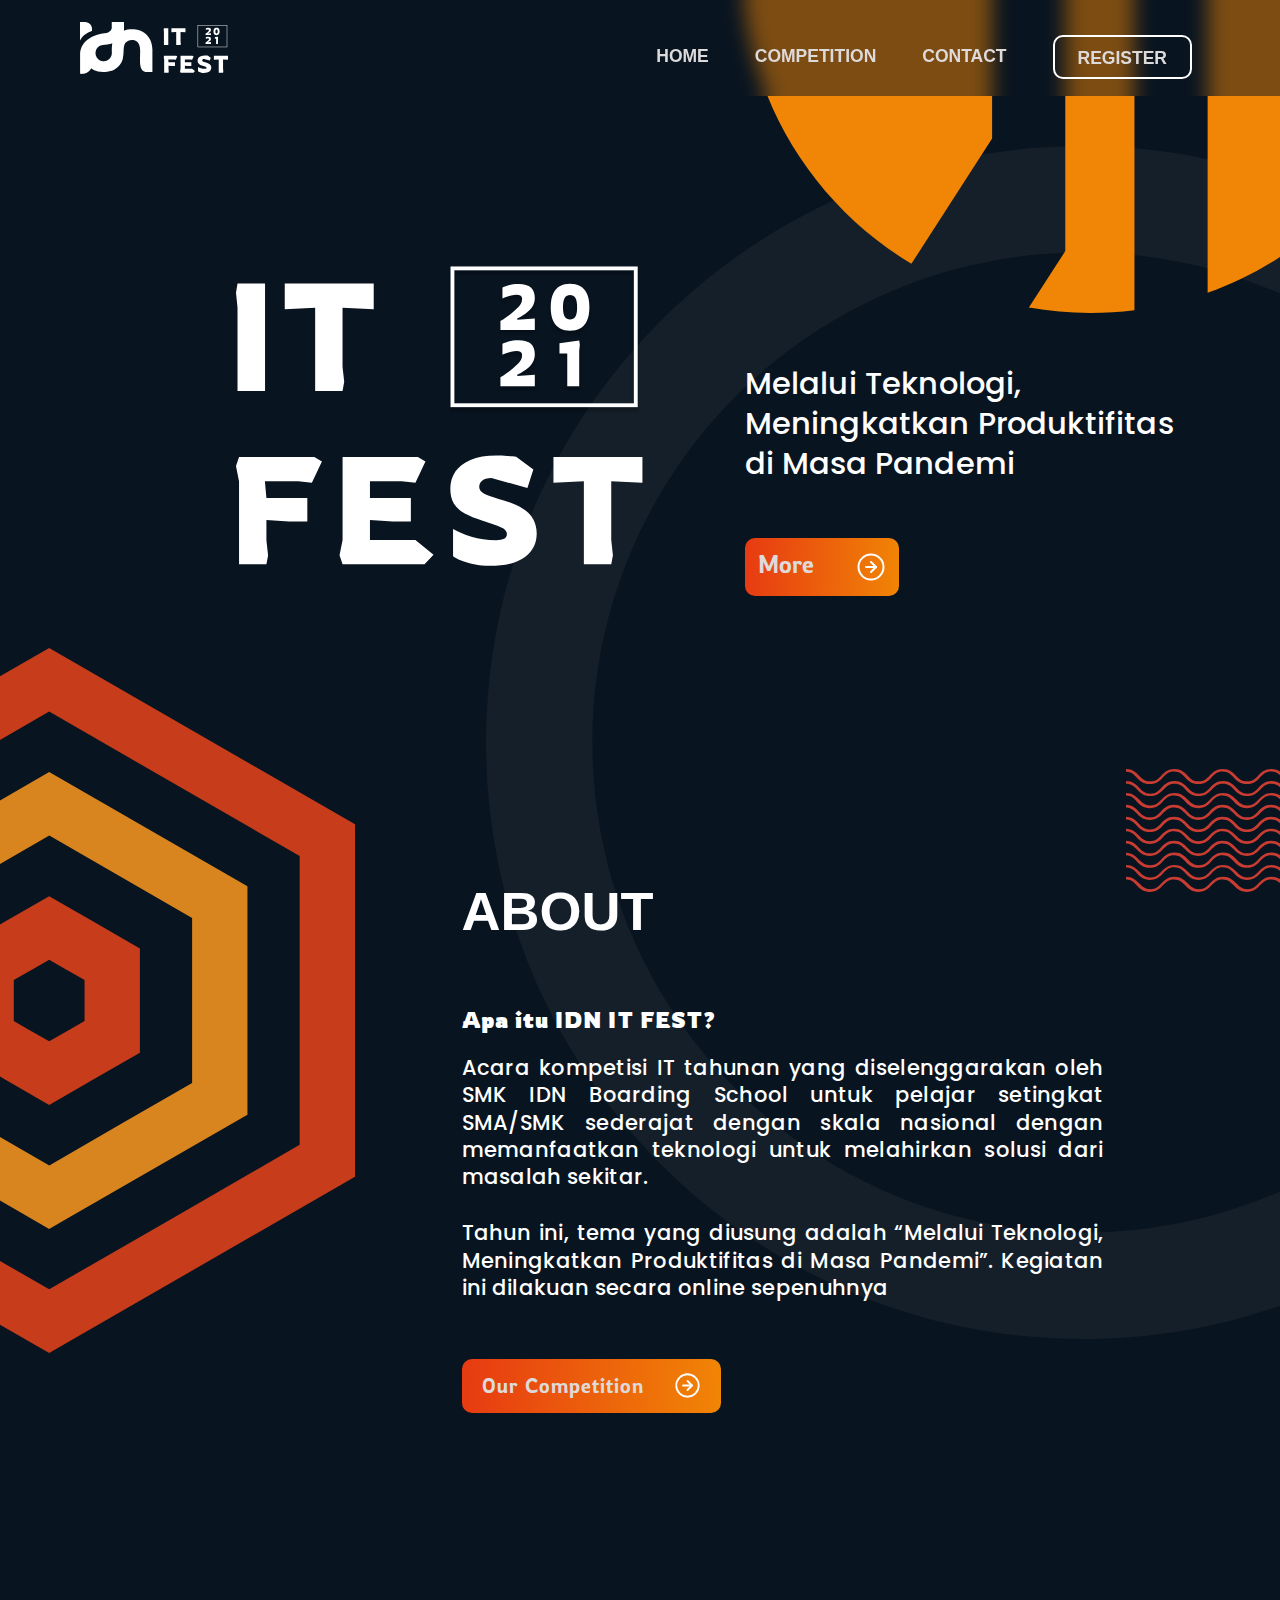
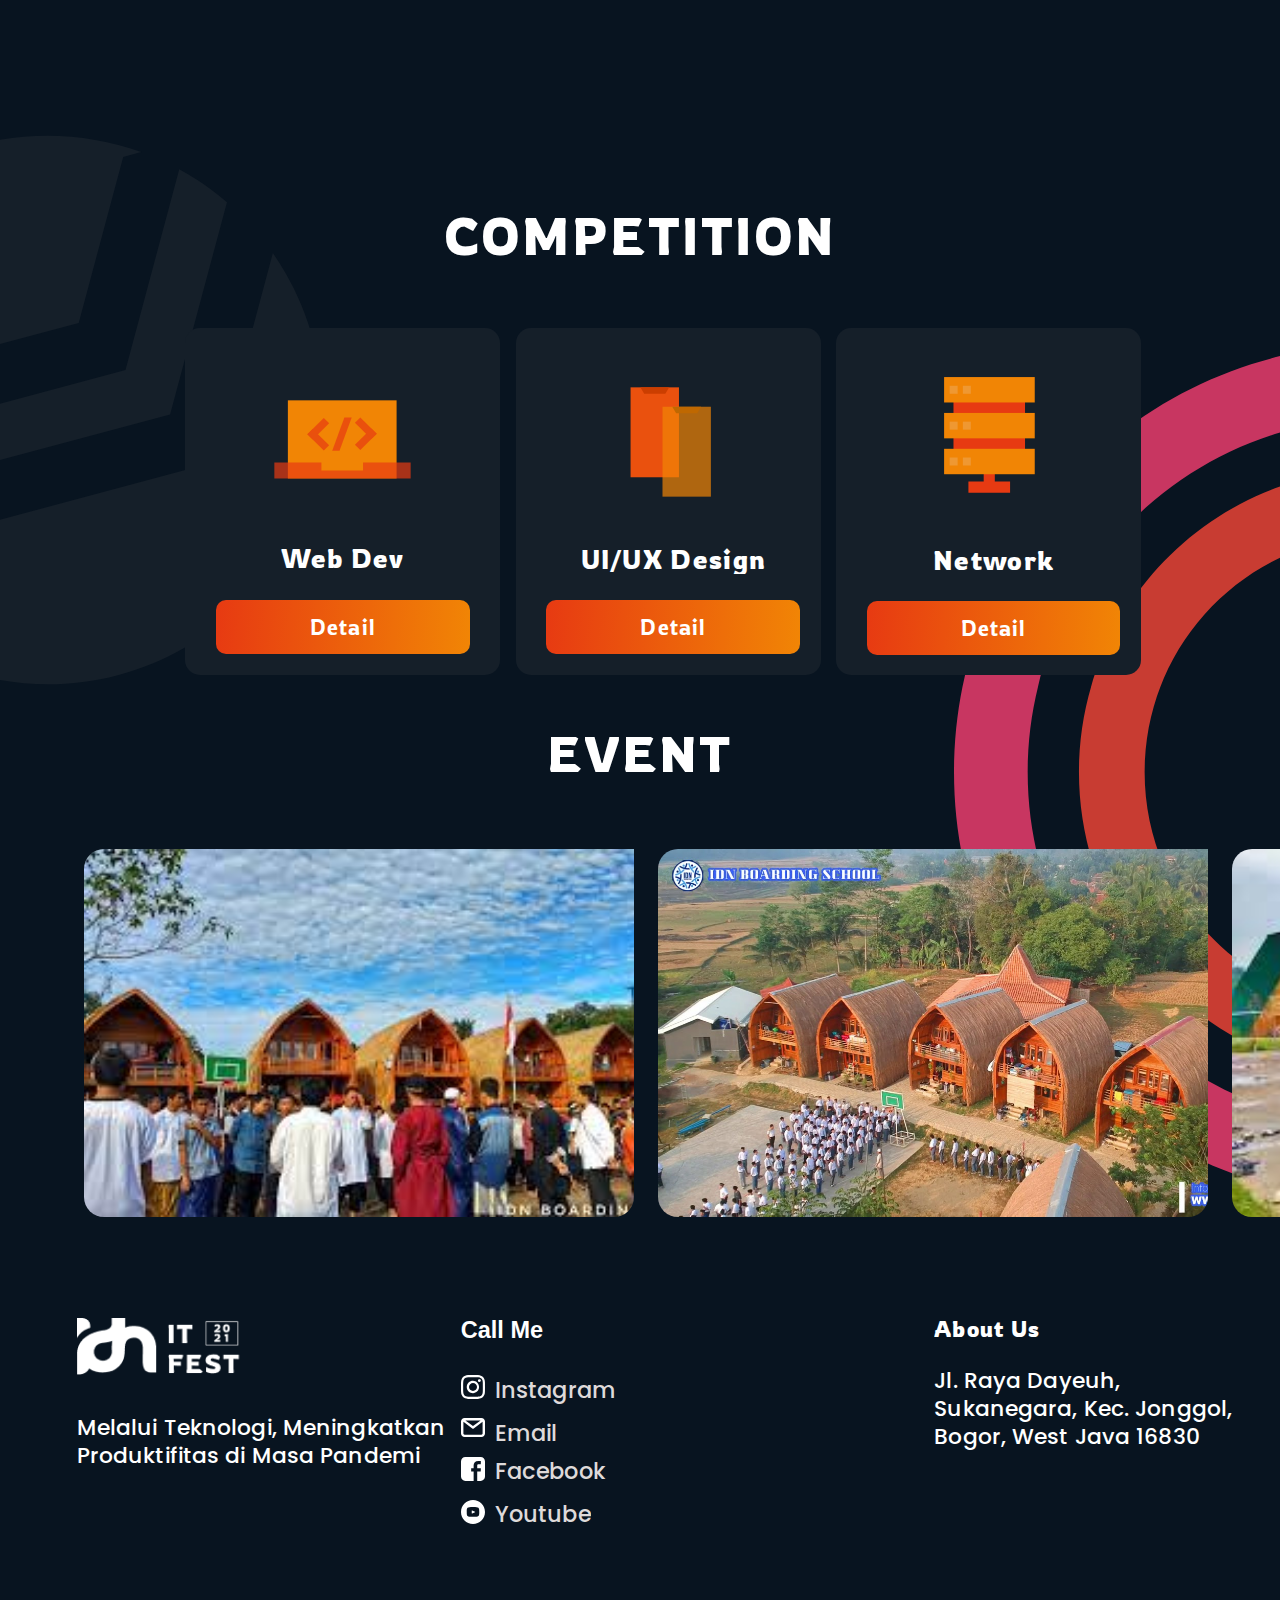
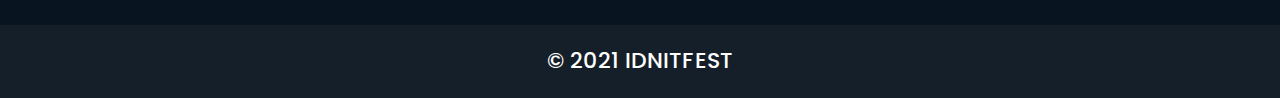
<file: index.html>
<!DOCTYPE html>
<html lang="en">

<head>
    <meta charset="UTF-8">
    <meta http-equiv="X-UA-Compatible" content="IE=edge">
    <meta name="viewport" content="width=device-width, initial-scale=1.0">
    <title>IT FEST 2021</title>
    <link rel="stylesheet" href="https://cdnjs.cloudflare.com/ajax/libs/font-awesome/4.7.0/css/font-awesome.min.css">
    <link rel="shortcut icon" href="asset/img/Foto-Profile.svg" />
    <link rel="stylesheet" href="asset/css/styles.css">
</head>

<body>
    <!-- <img src="/asset/img/Beranda-new.png" alt="" style="opacity: 0.5; width: 100%; position: absolute; z-index: -10;"> -->
    <!-- <img src="/asset/img/beranda-hp.png" alt="" style="opacity: 0.5; width: 100%; position: absolute; z-index: -10;"> -->
    <section id="navbar">
        <div class="container-handphone">
            <a href="index.html"><img class="logo" src="../asset/img/Logo.svg" alt=""></a>

            <!-- Bagian Kanan Navbar -->
            <div class="topnav" id="myTopnav">
                <a class="navLink" href="#hero">
                    HOME
                </a>
                <a class="navLink" href="#competition">
                    COMPETITION
                </a>
                <a class="navLink" href="#footer">
                    CONTACT
                </a>
                <a class="navLink button-login" href="">
                    REGISTER
                </a>
                <a href="javascript:void(0);" class="icon" onclick="myFunction()">
                    <i class="fa fa-bars"></i>
                </a>

            </div>


        </div>
        <!-- Bagian kiri Navbar -->

    </section>

    <section id="hero">
        <img class="oren-bg" src="asset/img/Subtractoren-atas.svg" alt="">
        <img class="round-black" src="asset/img/Subtractround-black.svg" alt="">
        <img class="round-black-hp" src="asset/img/round-black-hp.svg" alt="">
        <div class="container">
            <div class="hero-view">
                <img src="asset/img/it-fest.svg" alt="">
                <div class="hero-view-text">
                    <p>Melalui Teknologi, Meningkatkan Produktifitas di Masa Pandemi</p>
                    <a href="#">
                        <button class="button-h">
                            <a class="text-button-more" href="#about">More</a>
                            <a href="#about"><img class="arrow-right-h" src="asset/img/arrow-right-circle.svg"
                                    alt=""></a>
                        </button>
                    </a>
                </div>
            </div>
        </div>
    </section>

    <section id="sponsor">
        <img class="hex-bg" src="asset/img/Frameilusi.svg" alt="">
        <img class="ilusi-hp" src="asset/img/ilusi-hp.svg" alt="">
        


    </section>

    <section id="about">

        <img class="mie-bg" src="asset/img/MIE.svg" alt="">

        <div class="container">
            <div class="about">
                <h2 class="about-heading">ABOUT</h2>
                <div class="isi-about">
                    <h3>Apa itu IDN IT FEST?</h3>
                    <p>Acara kompetisi IT tahunan yang diselenggarakan oleh SMK IDN Boarding School untuk pelajar
                        setingkat SMA/SMK sederajat dengan skala nasional dengan memanfaatkan teknologi untuk melahirkan
                        solusi dari masalah sekitar.
                    </p>
                    <p class="p-2_about">Tahun ini, tema yang diusung adalah “Melalui Teknologi, Meningkatkan
                        Produktifitas di Masa Pandemi”. Kegiatan ini dilakuan secara online sepenuhnya</p>
                    <button class="about-button">
                        <a class="button-about-text" href="#competition">Our Competition <img class="arrow-right-a"
                                src="asset/img/arrow-right-circle.svg" alt=""></a>
                    </button>

                </div>
            </div>
        </div>
        <img class="bakso-bg-hp" src="asset/img/bakso-hp.svg" alt="">

    </section>

    <section id="competition">
        <img class="bakso-bg" src="asset/img/bakso.svg" alt="">

        <div class="container">
            <div class="competition">
                <h3 class="heading-comp">COMPETITION</h3>
                <div class="card-competition">
                    <div class="card card-big">
                        <img class=" laptop-c" src="asset/img/laptop.svg" alt="">
                        <form>
                            <div class="card-text-rpl">
                                <h3>Web Dev</h3>
                            </div>
                            <button formaction="detail/webCompetition.html" class="button-card">
                                <a class="text-button-card" href="detail/webCompetition.html">Detail</a>
                            </button>
                        </form>
                    </div>
                    <div class="card card-small">
                        <img class=" hp-c" src="asset/img/handphone.svg" alt="">
                        <form>
                            <div class="card-text-dmm">
                                <h3>UI/UX Design</h3>
                            </div>
                            <button formaction="detail/uiUxCompetition.html" class="button-card-2 button-card ">
                                <a class="text-button-card" href="detail/uiUxCompetition.html">Detail</a>
                            </button>
                        </form>
                    </div>
                    <div class="card card-small">
                        <img class=" server-c" src="asset/img/Network.svg" alt="">
                        <form>
                            <div class="card-text-tkj">
                                <h3>Network</h3>
                            </div>
                            <button formaction="detail/networkCompetition.html" class="button-card-2 button-card ">
                                <a class="text-button-card" href="detail/networkCompetition.html">Detail</a>
                            </button>
                        </form>
                    </div>
                </div>
            </div>
        </div>
    </section>

    <section id="event">

        <div class="event">
            <h3>EVENT</h3>

            <div class="event-scroll">
                <div class="card-event">
                    <div class="card-e webinar-1">
                    </div>
                    <div class="card-e webinar-2">
                    </div>
                    <div class="card-e webinar-3">
                    </div>
                </div>
            </div>

        </div>

    </section> 

    <!-- <section id="timeline">

        <div class="container">
            
            <h1>
                TIMELINE
            </h1>
           
            <div class="pendaftaran">
                
                <img class="" src="asset/img/timeline.png" alt="">
                
                <div class="detail-babak">
                    <div class="item-babak item-babak-opacity">
                        <button>
                            Pendaftaran
                        </button>
                        <p>
                            10 Juni - 1 Agustus 2021
                        </p>
                    </div>

                    <div class="item-babak item-babak-opacity">
                        <button>
                            Webinar
                        </button>
                        <p>
                            14 Oktober 2021
                        </p>
                    </div>

                    <div class="item-babak item-babak-opacity">
                        <button>
                            Opening & Technical Meeting
                        </button>
                        <p>
                            18 Oktober 2021
                        </p>
                    </div>

                    <div class="item-babak item-babak-opacity">
                        <button>
                            Tahap Penyisihan
                        </button>
                        <p>
                            1% - 25 Agustus 2021
                        </p>
                    </div>

                    <div class="item-babak item-babak-opacity">
                        <button>
                            Pengumuman Finalis
                        </button>
                        <p>
                            1% - 25 Agustus 2021
                        </p>
                    </div>

                    <div class="item-babak item-babak-opacity">
                        <button>
                            Tahap Final
                        </button>
                        <p>
                            1% - 25 Agustus 2021
                        </p>
                    </div>

                    <div class="item-babak">
                        <button>
                            Awarding
                        </button>
                        <p>
                            Berlangsung
                        </p>
                    </div>
                </div>
            </div>
        </div>
    </section> -->


    <!-- <section id="partnership">
        <div class="container">
            <div class="partnership">
                <h3 class="partner">PARTNERSHIP</h3>
                <h4>Sponsor</h4>
                <div class="sponsor-part">
                    <img src="asset/img/dicoding-logo.svg" alt="">
                    <img src="asset/img/tokopedia-logo.svg" alt="">
                    <img class="indosat-logo" src="asset/img/indosat-logo.svg" alt="">
                    <img src="asset/img/shoope-logo.svg" alt="">
                </div>
            </div>
        </div>
    </section> -->

    <section id="footer">
        <!-- Footer Credit & Social Media dan About Us -->
        <div class="credit">
            <div class="left-credit">
                <img src="asset/img/Logo.png" alt="">
                <p>Melalui Teknologi, Meningkatkan Produktifitas di Masa Pandemi</p>
            </div>
            <div class="center-credit">
                <h3>Call Me</h3>
                <div class="social-media">
                    <div class="item-social-media">
                        <a target="_blank" href="https://www.instagram.com/idn.itfest/">
                        <img src="asset/img/instatgram.svg" alt="">
                        <span>Instagram</span>
                        </a>
                    </div>
                    <div class="item-social-media">
                        <a target="_blank" href="mailto:itfest@smk.idn.sch.id">
                        <img src="asset/img/Gmail.svg" alt="">
                        <span>Email</span>
                        </a>
                    </div>
                    <div class="item-social-media">
                        <a target="_blank" href="https://www.facebook.com/IDN-ITFest-111982047932217">
                            <img src="asset/img/facebook.svg" alt="">
                            <span>Facebook</span>
                        </a>
                    </div>
                    <div class="item-social-media">
                        <a target="_blank" href="https://www.youtube.com/channel/UCjkVxmE--3e7skferZbHWhg">
                            <img src="asset/img/youtube.svg" alt="">
                            <span>Youtube</span>
                        </a>
                    </div>
                </div>
            </div>
            <div class="right-credit">
                <h3>About Us</h3>

                <p class="right-credit-p-laptop">Jl. Raya Dayeuh, <br> Sukanegara, Kec. Jonggol, Bogor, West Java 16830
                </p>
                <p class="right-credit-p-hp">Jl. Raya Dayeuh, Sukanegara, Kec. <br> Jonggol, Bogor, West Java 16830</p>
            </div>
        </div>

        <!-- Bagian Copyright -->
        <div class="copyright">
            <p>&copy; 2021 IDNITFEST</p>
        </div>
    </section>

    <!-- Backgrounds -->

    <img class="omlet-bg" src="asset/img/omlet.svg" alt="">
    <!-- <img class="bakso-tim" src="asset/img/bakso-iris.svg" alt="">
    <img class="mie-kiri-tim" src="asset/img/mie-tim.svg" alt="">
    <img class="mie-kanan-tim" src="asset/img/mie-tim.svg" alt=""> -->

    <script>
        function myFunction() {
            var x = document.getElementById("myTopnav");
            if (x.className === "topnav") {
                x.className += " responsive";
            } else {
                x.className = "topnav";
            }
        }

        const slider = document.querySelector('.card-event');
        let mouseDown = false;
        let startX, scrollLeft;

        let startDragging = function (e) {
            mouseDown = true;
            startX = e.pageX - slider.offsetLeft;
            scrollLeft = slider.scrollLeft;
        };
        let stopDragging = function (event) {
            mouseDown = false;
        };

        slider.addEventListener('mousemove', (e) => {
            e.preventDefault();
            if (!mouseDown) {
                return;
            }
            const x = e.pageX - slider.offsetLeft;
            const scroll = x - startX;
            slider.scrollLeft = scrollLeft - scroll;
        });

        // Add the event listeners
        slider.addEventListener('mousedown', startDragging, false);
        slider.addEventListener('mouseup', stopDragging, false);
        slider.addEventListener('mouseleave', stopDragging, false);
    </script>
</body>

</html>
</file>
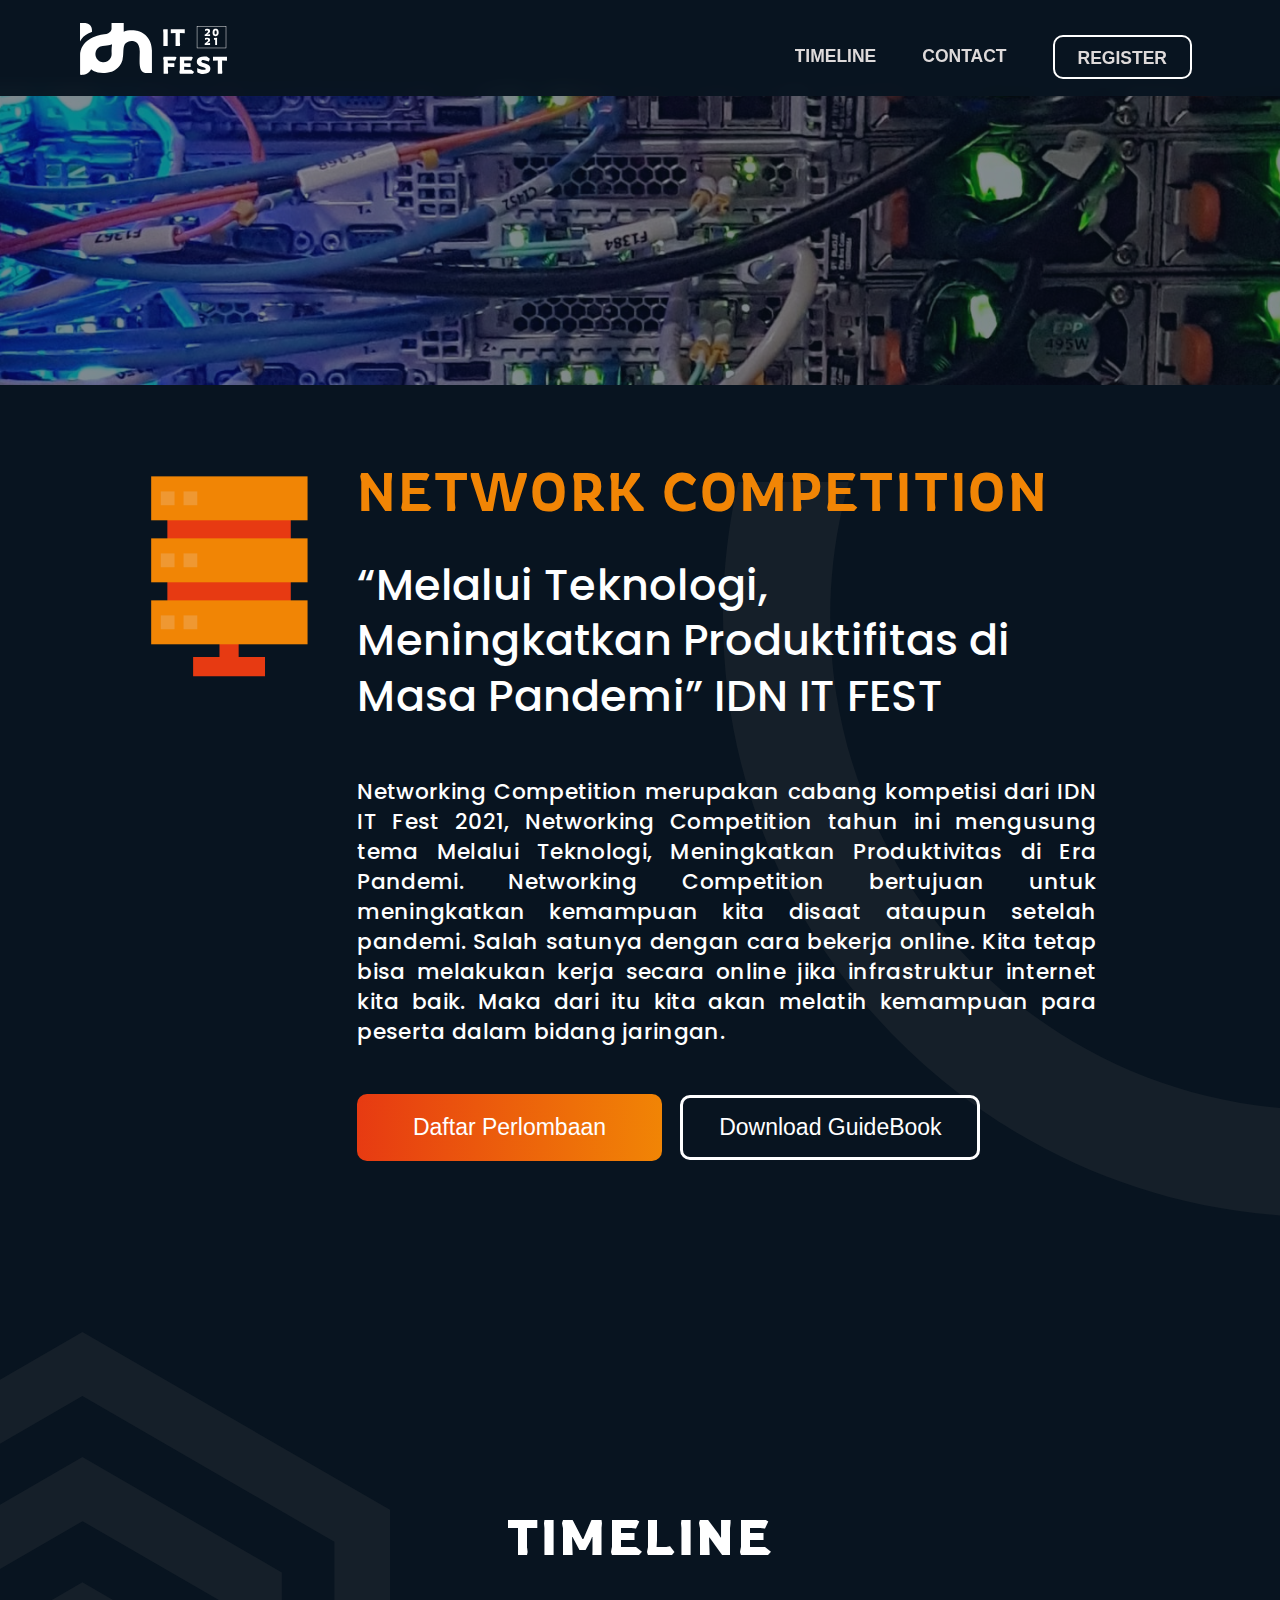
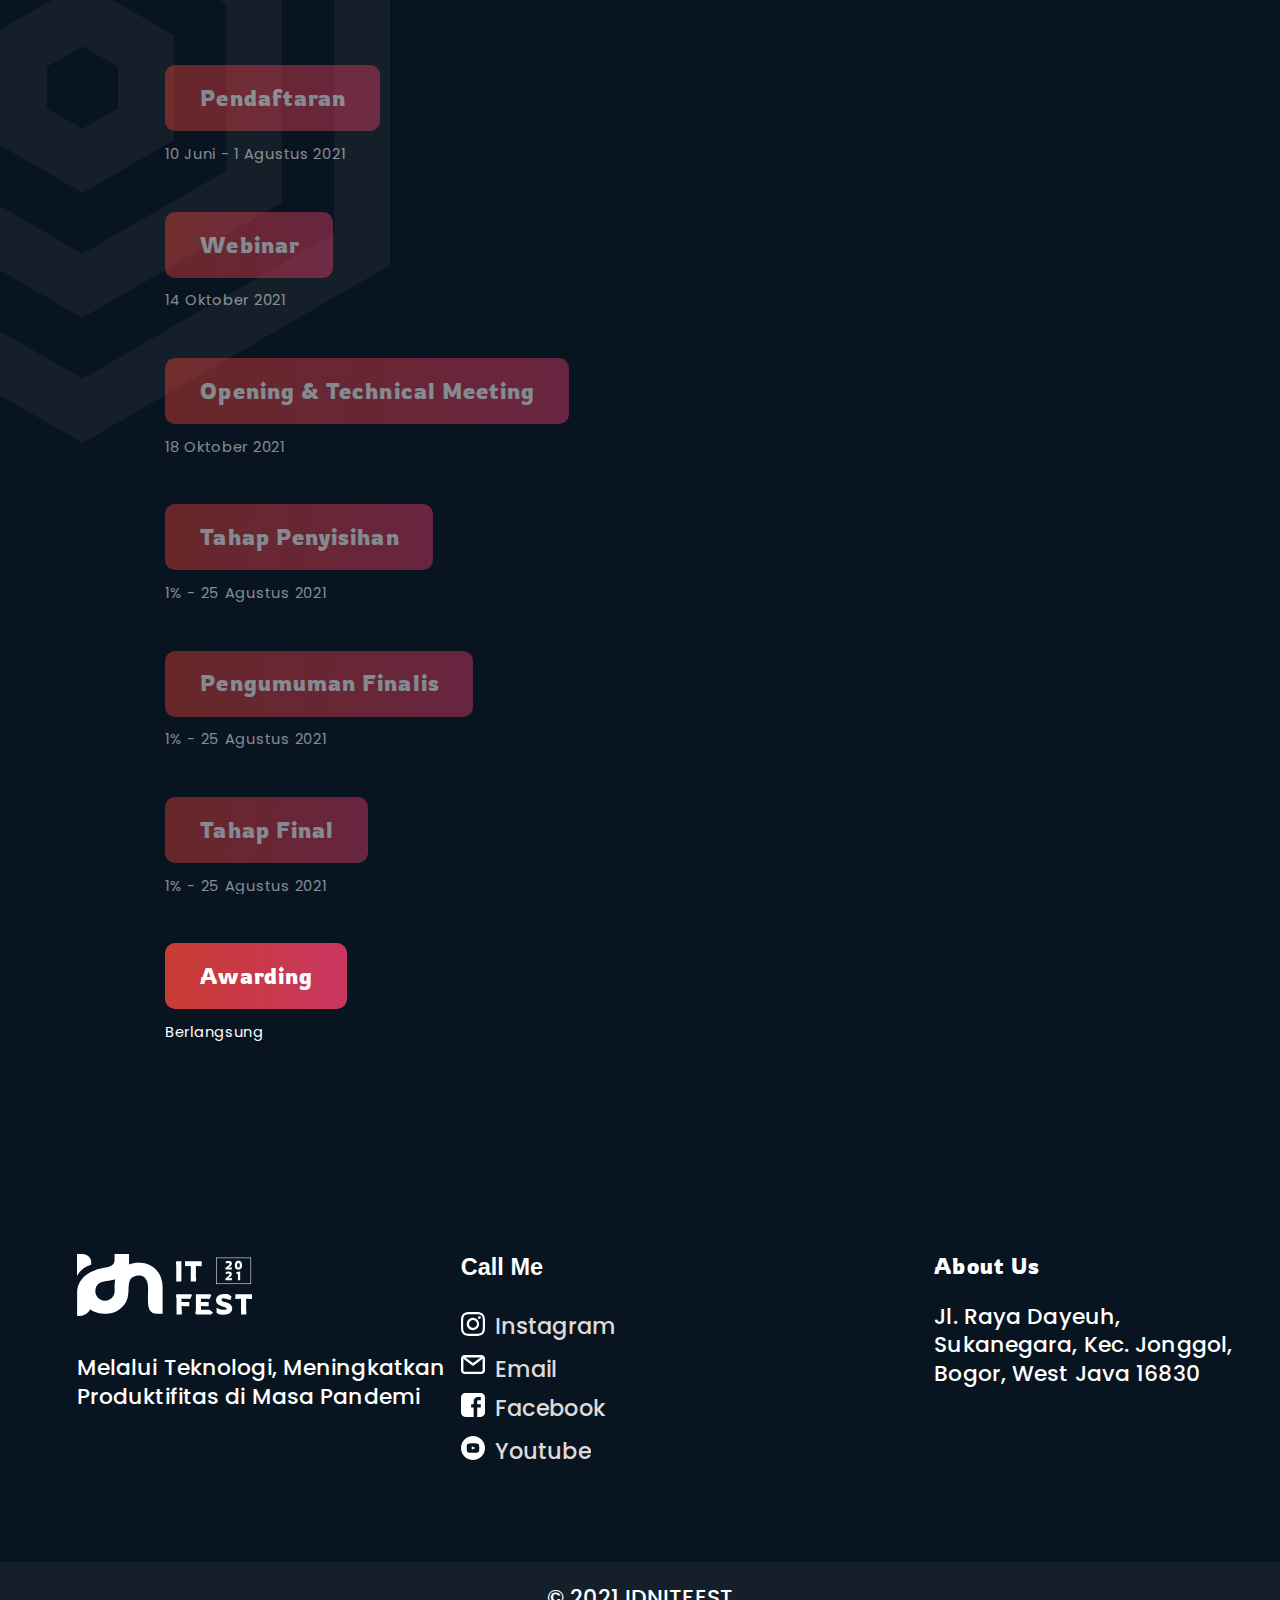
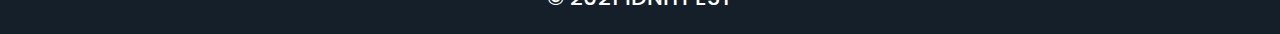
<file: detail/networkCompetition.html>
<!DOCTYPE html>
<html lang="en">

<head>
    <meta charset="UTF-8">
    <meta http-equiv="X-UA-Compatible" content="IE=edge">
    <meta name="viewport" content="width=device-width, initial-scale=1.0">
    <title>Networking Competition</title>
    <link rel="stylesheet" href="https://cdnjs.cloudflare.com/ajax/libs/font-awesome/4.7.0/css/font-awesome.min.css">
    <link rel="shortcut icon" href="../asset/img/Foto-Profile.svg" />
    <!-- Link CSS -->

    <link rel="stylesheet" href="../asset/css/styles-network.css">
</head>

<body>
    <!-- <img src="/img/Detail-network.png" alt="" style="opacity: 0.5; width: 100%; position: absolute; z-index: -10;"> -->

    <!-- Bagian Navbar -->
    <section id="navbar">

        <!-- Bagian Kanan Navbar -->
        <div class="container-handphone">
            <a href="../index.html"><img class="logo" src="../asset/img/Logo.svg" alt=""></a>

            <!-- Bagian Kanan Navbar -->
            <div class="topnav" id="myTopnav">
                <a class="navLink" href="#timeline">
                    TIMELINE
                </a>
                <a class="navLink" href="#footer">
                    CONTACT
                </a>
                <a class="navLink button-login" href="">
                    REGISTER
                </a>
                <a href="javascript:void(0);" class="icon" onclick="myFunction()">
                    <i class="fa fa-bars"></i>
                </a>
            </div>


        </div>
    </section>

    <!-- Bagian Showcase -->
    <section id="showcase">
        <!-- GambarNya Diatarok di styles.css di #showcase baris 81 -->
        <div class="container">

        </div>
    </section>

    <!-- Bagian Detail -->
    <section id="detail">
        <!-- Background Bulat  -->
        <img class="round-detail" src="../asset/img/Subtract.svg" alt="">
        <!-- Isi Detail -->
        <div class="container">
            <div class="detail-lomba">
                <!-- Bagian Kiri Detail -->
                <img class="logo-network" src="../asset/img/Network.svg" alt="">
                <!-- Bagian Kanan Detail -->
                <div class="detail-text-lomba">
                    <h1 class="heading-text-lomba">
                        NETWORK COMPETITION
                    </h1>
                    <h2 class="queto-detail">
                        “Melalui Teknologi, <br> Meningkatkan Produktifitas di <br> Masa Pandemi” IDN IT FEST
                    </h2>
                    <p>Networking Competition merupakan cabang kompetisi dari IDN IT Fest 2021, Networking Competition
                        tahun ini mengusung tema Melalui Teknologi, Meningkatkan Produktivitas di Era Pandemi.
                        Networking Competition bertujuan untuk meningkatkan kemampuan kita disaat ataupun setelah
                        pandemi. Salah satunya dengan cara bekerja online. Kita tetap bisa melakukan kerja secara online
                        jika infrastruktur internet kita baik. Maka dari itu kita akan melatih kemampuan para peserta
                        dalam bidang jaringan.
                    </p>
                    <form>
                        <div class="button-detail">
                            <button formtarget="_blank" formaction="https://forms.gle/cN3K9QEMv23eQcD77"
                                class="btn button-orange">
                                Daftar Perlombaan
                            </button>
                            <button formtarget="_blank"
                                formaction="https://drive.google.com/file/d/1y3-uVISugBrAe_f-t-hBCEGeWhpOhBsY/view"
                                class="btn button-outline">
                                Download GuideBook
                            </button>
                        </div>
                    </form>
                </div>
            </div>
        </div>
        <!-- Background Hexagon -->
        <img class="ilusi-detail" src="../asset/img/ilusi.svg" alt="">
    </section>

    <!-- Bagian Timeline -->
    <section id="timeline">
        <div class="container">
            <!-- Judul TimeLine -->
            <h1>
                TIMELINE
            </h1>
            <!-- List Pendaftaran -->
            <div class="pendaftaran">
                <!-- Bagian Kiri(Gambar) pendaftaran -->
                <img src="../asset/img/list.png" alt="">
                <!-- Bagian Kanan Pendaftaran -->
                <div class="detail-babak">
                    <div class="item-babak item-babak-opacity">
                        <button>
                            Pendaftaran
                        </button>
                        <p>
                            10 Juni - 1 Agustus 2021
                        </p>
                    </div>

                    <div class="item-babak item-babak-opacity">
                        <button>
                            Webinar
                        </button>
                        <p>
                            14 Oktober 2021
                        </p>
                    </div>

                    <div class="item-babak item-babak-opacity">
                        <button>
                            Opening & Technical Meeting
                        </button>
                        <p>
                            18 Oktober 2021
                        </p>
                    </div>

                    <div class="item-babak item-babak-opacity">
                        <button>
                            Tahap Penyisihan
                        </button>
                        <p>
                            1% - 25 Agustus 2021
                        </p>
                    </div>

                    <div class="item-babak item-babak-opacity">
                        <button>
                            Pengumuman Finalis
                        </button>
                        <p>
                            1% - 25 Agustus 2021
                        </p>
                    </div>

                    <div class="item-babak item-babak-opacity">
                        <button>
                            Tahap Final
                        </button>
                        <p>
                            1% - 25 Agustus 2021
                        </p>
                    </div>

                    <div class="item-babak">
                        <button>
                            Awarding
                        </button>
                        <p>
                            Berlangsung
                        </p>
                    </div>
                </div>
            </div>
        </div>
    </section>

    <!-- Bagian Footer -->
    <section id="footer">
        <!-- Footer Credit & Social Media dan About Us -->
        <div class="credit">
            <div class="left-credit">
                <img src="../asset/img/Logo.svg" alt="">
                <p>Melalui Teknologi, Meningkatkan Produktifitas di Masa Pandemi</p>
            </div>
            <div class="center-credit">
                <h3>Call Me</h3>
                <div class="social-media">
                    <div class="item-social-media">
                        <a target="_blank" href="https://www.instagram.com/idn.itfest/">
                        <img src="../asset/img/instatgram.svg" alt="">
                        <span>Instagram</span>
                        </a>
                    </div>
                    <div class="item-social-media">
                        <a target="_blank" href="mailto:itfest@smk.idn.sch.id">
                        <img src="../asset/img/Gmail.svg" alt="">
                        <span>Email</span>
                        </a>
                    </div>
                    <div class="item-social-media">
                        <a target="_blank" href="https://www.facebook.com/IDN-ITFest-111982047932217">
                            <img src="../asset/img/facebook.svg" alt="">
                            <span>Facebook</span>
                        </a>
                    </div>
                    <div class="item-social-media">
                        <a target="_blank" href="https://www.youtube.com/channel/UCjkVxmE--3e7skferZbHWhg">
                            <img src="../asset/img/youtube.svg" alt="">
                            <span>Youtube</span>
                        </a>
                    </div>
                </div>
            </div>
            <div class="right-credit">
                <h3>About Us</h3>
                <p>Jl. Raya Dayeuh, <br> Sukanegara, Kec. Jonggol, <br> Bogor, West Java 16830</p>
            </div>
        </div>

        <!-- Bagian Copyright -->
        <div class="copyright">
            <p>&copy; 2021 IDNITFEST</p>
        </div>
    </section>
    <script>
        function myFunction() {
            var x = document.getElementById("myTopnav");
            if (x.className === "topnav") {
                x.className += " responsive";
            } else {
                x.className = "topnav";
            }
        }
    </script>
</body>

</html>
</file>
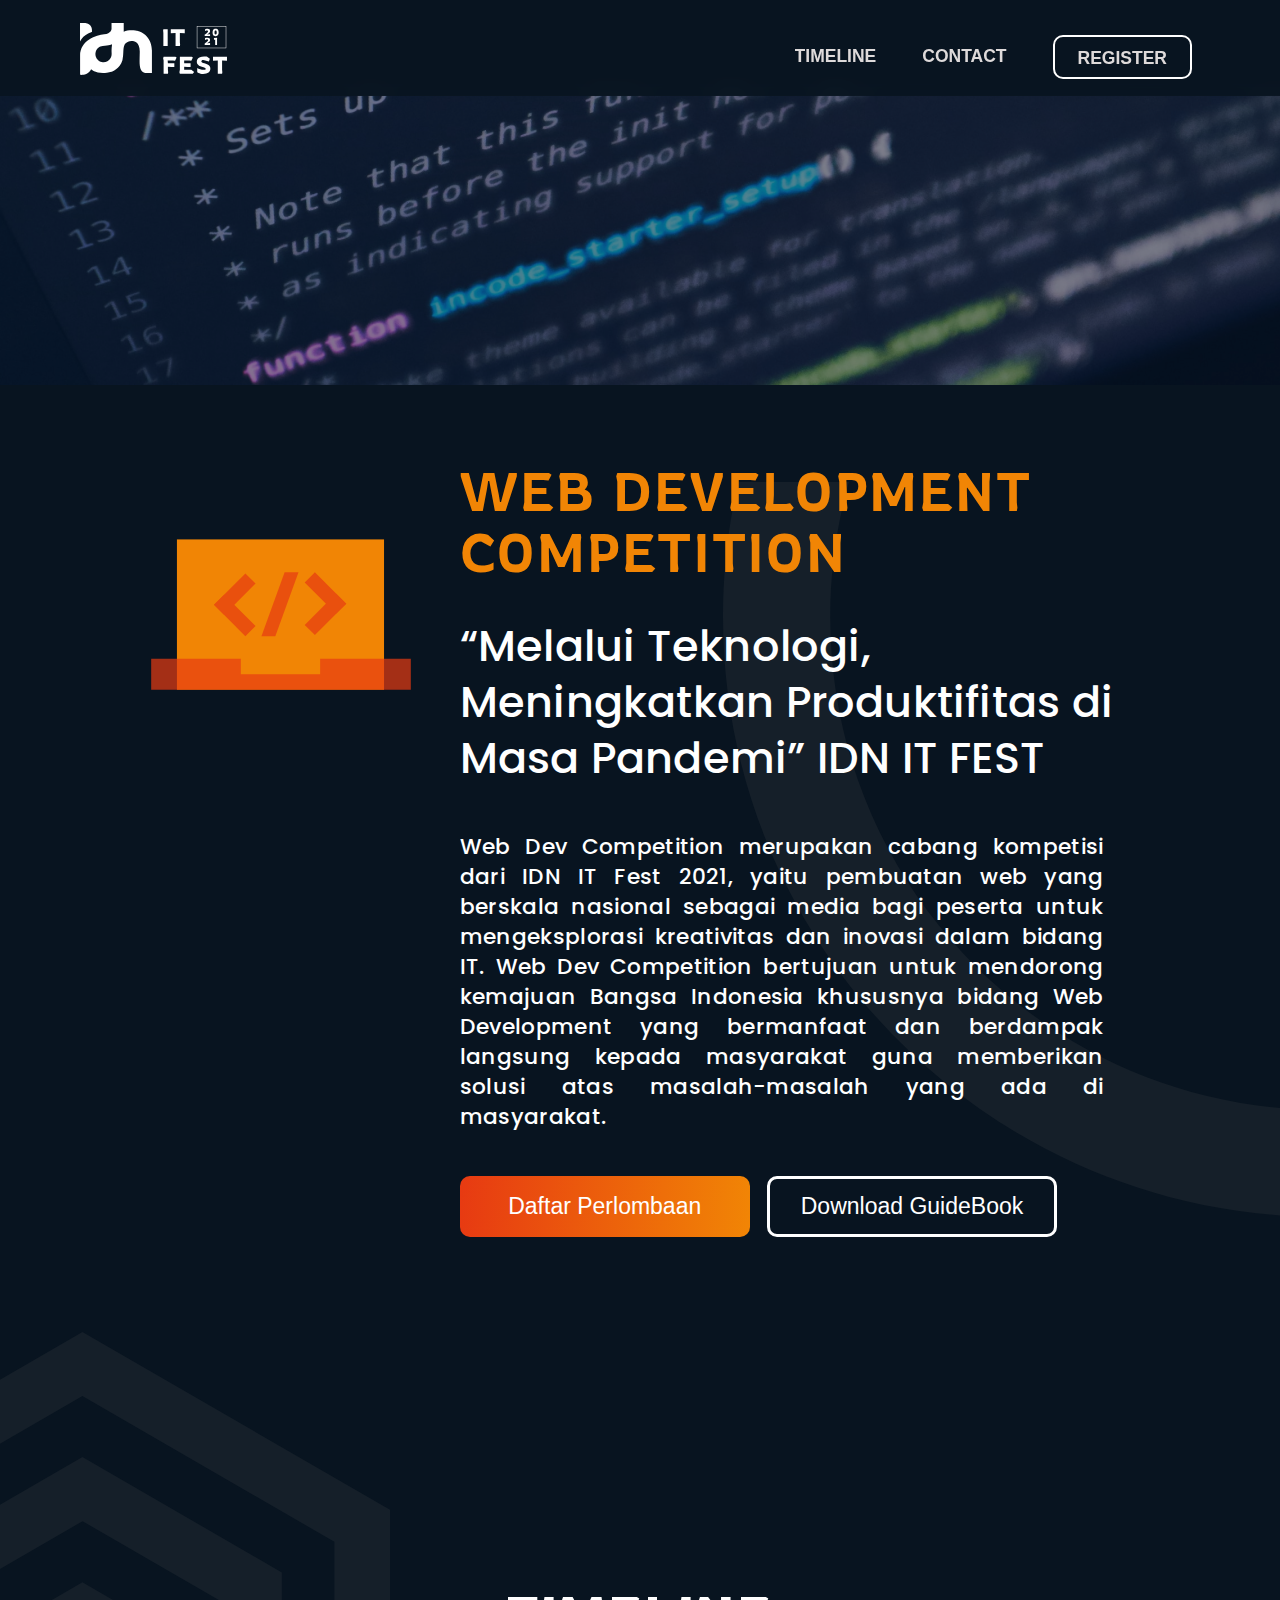
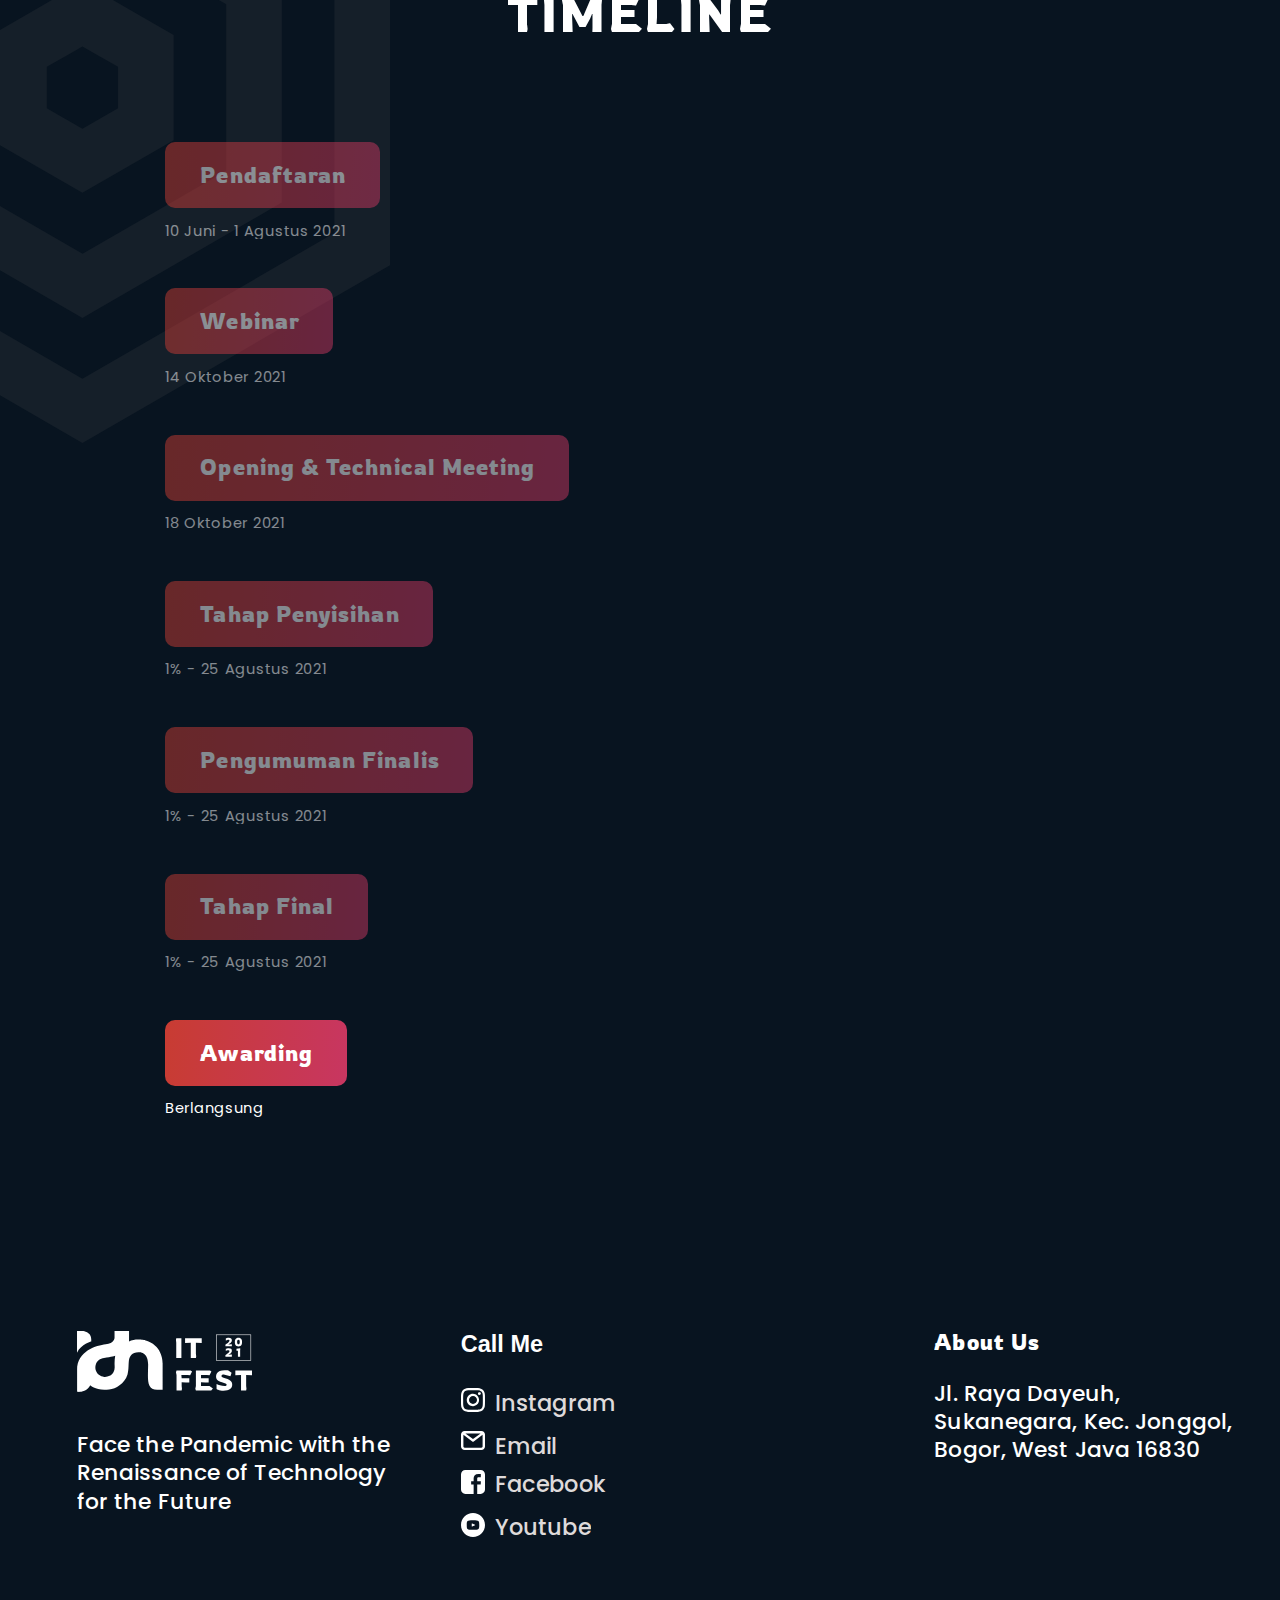
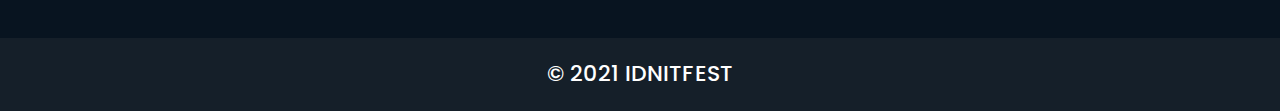
<file: detail/webCompetition.html>
<!DOCTYPE html>
<html lang="en">

<head>
    <meta charset="UTF-8">
    <meta http-equiv="X-UA-Compatible" content="IE=edge">
    <meta name="viewport" content="width=device-width, initial-scale=1.0">
    <title>Web Development Competit</title>
    <link rel="stylesheet" href="https://cdnjs.cloudflare.com/ajax/libs/font-awesome/4.7.0/css/font-awesome.min.css">
    <link rel="shortcut icon" href="../asset/img/Foto-Profile.svg" />

    <!-- Link CSS -->

    <link rel="stylesheet" href="../asset/css/styles-web.css">
</head>

<body>
    <!-- <img src="/img/Detail-web.png" alt="" style="opacity: 0.5; width: 100%; position: absolute; z-index: -10;"> -->

    <!-- Bagian Navbar -->
    <section id="navbar">
        <!-- Bagian kiri Navbar -->

        <!-- Bagian Kanan Navbar -->
        <div class="container-handphone">
            <a href="../index.html"><img class="logo" src="../asset/img/Logo.svg" alt=""></a>

            <!-- Bagian Kanan Navbar -->
            <div class="topnav" id="myTopnav">


                <a class="navLink" href="#timeline">
                    TIMELINE
                </a>
                <a class="navLink" href="#footer">
                    CONTACT
                </a>
                <a class="navLink button-login" href="">
                    REGISTER
                </a>
                <a href="javascript:void(0);" class="icon" onclick="myFunction()">
                    <i class="fa fa-bars"></i>
                </a>

            </div>


        </div>
    </section>

    <!-- Bagian Showcase -->
    <section class="banner-network" id="showcase">
        <!-- GambarNya Diatarok di styles.css di #showcase baris 81 -->
        <div class="container banner-web">

        </div>
    </section>

    <!-- Bagian Detail -->
    <section id="detail">
        <!-- Background Bulat  -->
        <img class="round-detail" src="../asset/img/Subtract.svg" alt="">
        <!-- Isi Detail -->
        <div class="container">
            <div class="detail-lomba">
                <!-- Bagian Kiri Detail -->
                <img class="logo-web" src="../asset/img/Web.svg" alt="">
                <!-- Bagian Kanan Detail -->
                <div class="detail-text-lomba">
                    <h1 class="heading-text-lomba">
                        WEB DEVELOPMENT <br> COMPETITION
                    </h1>
                    <h2 class="queto-detail">
                        “Melalui Teknologi, <br> Meningkatkan Produktifitas di <br> Masa Pandemi” IDN IT FEST
                    </h2>
                    <p>Web Dev Competition merupakan cabang kompetisi dari IDN IT Fest 2021, yaitu pembuatan web yang
                        berskala nasional sebagai media bagi peserta untuk mengeksplorasi kreativitas dan inovasi dalam
                        bidang IT. Web Dev Competition bertujuan untuk mendorong kemajuan Bangsa Indonesia khususnya
                        bidang Web Development yang bermanfaat dan berdampak langsung kepada masyarakat guna memberikan
                        solusi atas masalah-masalah yang ada di masyarakat.
                    </p>
                    <form>
                        <div class="button-detail">
                            <button formtarget="_blank"
                                formaction="https://docs.google.com/forms/d/e/1FAIpQLSeYqO-X5cUbIz2pCNNmYhE6XrQlQoio4UDEo2ksOgzF2xzJ7A/viewform"
                                class="btn button-orange">
                                Daftar Perlombaan
                            </button>
                            <button formtarget="_blank"
                                formaction="https://drive.google.com/file/d/16ETvFgO2hRKuR51I-byB4ivWcUBYnFEH/view"
                                class="btn button-outline">
                                Download GuideBook
                            </button>
                        </div>
                    </form>
                </div>
            </div>
        </div>
        <!-- Background Hexagon -->
        <img class="ilusi-detail" src="../asset/img/ilusi.svg" alt="">
    </section>

    <!-- Bagian Timeline -->
    <section id="timeline">
        <div class="container">
            <!-- Judul TimeLine -->
            <h1>
                TIMELINE
            </h1>
            <!-- List Pendaftaran -->
            <div class="pendaftaran">
                <!-- Bagian Kiri(Gambar) pendaftaran -->
                <img src="../asset/img/list.png" alt="">
                <!-- Bagian Kanan Pendaftaran -->
                <div class="detail-babak">
                    <div class="item-babak item-babak-opacity">
                        <button>
                            Pendaftaran
                        </button>
                        <p>
                            10 Juni - 1 Agustus 2021
                        </p>
                    </div>

                    <div class="item-babak item-babak-opacity">
                        <button>
                            Webinar
                        </button>
                        <p>
                            14 Oktober 2021
                        </p>
                    </div>

                    <div class="item-babak item-babak-opacity">
                        <button>
                            Opening & Technical Meeting
                        </button>
                        <p>
                            18 Oktober 2021
                        </p>
                    </div>

                    <div class="item-babak item-babak-opacity">
                        <button>
                            Tahap Penyisihan
                        </button>
                        <p>
                            1% - 25 Agustus 2021
                        </p>
                    </div>

                    <div class="item-babak item-babak-opacity">
                        <button>
                            Pengumuman Finalis
                        </button>
                        <p>
                            1% - 25 Agustus 2021
                        </p>
                    </div>

                    <div class="item-babak item-babak-opacity">
                        <button>
                            Tahap Final
                        </button>
                        <p>
                            1% - 25 Agustus 2021
                        </p>
                    </div>

                    <div class="item-babak">
                        <button>
                            Awarding
                        </button>
                        <p>
                            Berlangsung
                        </p>
                    </div>
                </div>
            </div>
        </div>
    </section>

    <!-- Bagian Footer -->
    <section id="footer">
        <!-- Footer Credit & Social Media dan About Us -->
        <div class="credit">
            <div class="left-credit">
                <img src="../asset/img/Logo.svg" alt="">
                <p>Face the Pandemic with the <br> Renaissance of Technology <br> for the Future</p>
            </div>
            <div class="center-credit">
                <h3>Call Me</h3>
                <div class="social-media">
                    <div class="item-social-media">
                        <a target="_blank" href="https://www.instagram.com/idn.itfest/">
                        <img src="../asset/img/instatgram.svg" alt="">
                        <span>Instagram</span>
                        </a>
                    </div>
                    <div class="item-social-media">
                        <a target="_blank" href="mailto:itfest@smk.idn.sch.id">
                        <img src="../asset/img/Gmail.svg" alt="">
                        <span>Email</span>
                        </a>
                    </div>
                    <div class="item-social-media">
                        <a target="_blank" href="https://www.facebook.com/IDN-ITFest-111982047932217">
                            <img src="../asset/img/facebook.svg" alt="">
                            <span>Facebook</span>
                        </a>
                    </div>
                    <div class="item-social-media">
                        <a target="_blank" href="https://www.youtube.com/channel/UCjkVxmE--3e7skferZbHWhg">
                            <img src="../asset/img/youtube.svg" alt="">
                            <span>Youtube</span>
                        </a>
                    </div>
                </div>
            </div>
            <div class="right-credit">
                <h3>About Us</h3>
                <p>Jl. Raya Dayeuh, <br> Sukanegara, Kec. Jonggol, <br> Bogor, West Java 16830</p>
            </div>
        </div>

        <!-- Bagian Copyright -->
        <div class="copyright">
            <p>&copy; 2021 IDNITFEST</p>
        </div>
    </section>
    <script>
        function myFunction() {
            var x = document.getElementById("myTopnav");
            if (x.className === "topnav") {
                x.className += " responsive";
            } else {
                x.className = "topnav";
            }
        }
    </script>
</body>

</html>
</file>
<file: asset/css/styles.css>
@import url('https://fonts.googleapis.com/css2?family=Poppins:ital,wght@0,100;0,200;0,300;0,400;0,500;0,600;0,700;0,800;0,900;1,100;1,200;1,300;1,400;1,500;1,600;1,700;1,800;1,900&family=Rowdies:wght@300;400;700&display=swap');


html {
    scroll-behavior: smooth;
}

::-webkit-scrollbar {
    width: 0;
    /* Remove scrollbar space */
    background: transparent;
    /* Optional: just make scrollbar invisible */
}




.bakso-bg-hp {
    display: none;
}

.ilusi-hp {
    display: none;
}

.round-black-hp {
    display: none;
}

* {
    overflow-x: hidden;

}

body {
    margin: 0;
    padding: 0;
    background-color: #081420;
    font-family: sans-serif;
}

a {
    text-decoration: none;
    color: #dedada;
    font-weight: bold;
}

a:hover {
    color: white;
}

.topnav .icon {
    display: none;
}



.container {
    width: 88.8%;
    margin: auto;
    overflow: hidden;
}

/* Navbar Section */

.container-handphone {
    padding-top: 10px;
}

#navbar {

    background: rgba(8, 20, 32, 0.5);

    backdrop-filter: blur(10px);
    -webkit-backdrop-filter: blur(4px);

    padding: 17px 80px 17px 80px;
    position: fixed;
    z-index: 1;
    width: 100%;

}


.logo {
    width: 11.6%;
    margin-top: -5px;
}

#myTopnav {
    float: right;
    margin-right: 75px;
    padding-right: 70px;
    padding-top: 0px;
    font-size: 17.5px;
}


#myTopnav a {
    float: left;
    margin: auto 23px;
    text-decoration: none;
    list-style: none;
    padding-top: 11px;
    margin-top: 8px;
}



.button-login {
    border: 2px solid white;
    padding: 8px 23px;
    width: auto;
    border-radius: 10px;

}

.button-login:hover {
    background-color: white;
    color: black;
}

.topnav .icon {
    display: none;
}

/* Hero Section  */

#hero {
    margin-top: 7.4%;

}

.hero-view {
    display: flex;
    padding-top: 12.5%;
    padding-left: 14.5%;
}

.hero-view img {
    min-width: 41.8%;
}

.hero-view-text {
    margin-top: 10%;
    margin-left: 10.5%;
}

.hero-view-text p {
    font-size: 30.5px;
    color: white;
    font-family: Poppins;
    font-style: normal;
    font-weight: 500;
    line-height: 130.2%;
    letter-spacing: 0.005em;
}

.button-h {
    display: flex;
    background: linear-gradient(92.74deg, #E73A12 0%, #F18505 100%);
    border-radius: 10px;
    padding: 11px 13px;
    border: none;
    font-weight: 300;
    font-size: 24px;
    margin-top: 32px;
    margin-top: 11.8%;

}

.arrow-right-h {
    margin-left: 42px;
    position: relative;
    top: 3px;
}

.text-button-more {
    font-family: Rowdies;
    font-weight: 300;
    padding-top: 5px;
    position: relative;
    top: -5px;
}

/* Div sponsor */

.sponsor h3 {
    font-family: Rowdies;
    font-style: normal;
    font-weight: normal;
    font-size: 20px;
    line-height: 114.2%;
    letter-spacing: 0.05em;
    margin-right: 12%;
    text-align: right;
    position: relative;


}

.sponsor {
    padding-top: 5.5%;
    margin-left: 73.5%;
    width: 30%;
    color: white;
}

.sponsor img {
    max-width: 18%;
    padding-right: 3.4%;
}

.indosat-logo {
    margin-bottom: 3%;
}

/* Hero Background */

.oren-bg {
    max-width: 42%;
    position: absolute;
    right: 0;
    top: 0;
    z-index: -5;
}

.round-black {
    margin-top: 4%;
    max-width: 62%;
    position: absolute;
    right: 0;
    z-index: -11;
}

/* Sponsor Background */

.hex-bg {
    top: 72%;
    position: absolute;
    max-width: 27.7%;
}

/* About Section */

#about {
    color: white;
    position: relative;
    overflow-y: hidden;
}

.about {
    margin-left: 34.3%;
    margin-top: 21%;
}

.about h2 {
    font-size: 54px;
}

.isi-about h3 {
    font-family: Rowdies;
    font-style: normal;
    font-weight: bold;
    font-size: 21.5px;
    line-height: 114.2%;
    letter-spacing: 0.05em;
}

.isi-about {
    font-size: 21px;
    line-height: 1.3;
    width: 86%;
}

.isi-about p {
    font-family: Poppins;
    font-style: normal;
    font-weight: 500;
    font-size: 21px;
    line-height: 130.2%;
    text-align: justify;
    letter-spacing: 0.015em;
    margin-top: 3.3%;
}

.p-2_about {
    padding-top: 1.2%;
}

.about-button {
    background: linear-gradient(92.74deg, #E73A12 0%, #F18505 100%);
    border-radius: 10px;
    padding-left: 19px;
    border: none;
    padding-bottom: 16px;
    font-size: 22px;
    margin-top: 37px;
    font-family: Rowdies;
    font-style: normal;
    font-weight: 300;
    font-size: 19.5px;
    line-height: 114.2%;
    letter-spacing: 0.05em;
}

.arrow-right-a {
    padding-top: 5.4px;
    padding-left: 30px;
    max-width: 11.5%;
    position: relative;
    top: 6px;
    right: 6px;
    padding-right: 7px;
}

.button-about-text {
    font-weight: 300;
}

/* About Background */

.mie-bg {
    position: absolute;
    right: 0;
    top: 21.2%;
    max-width: 12%;
}

.bakso-bg {
    position: relative;
    margin-top: 7%;
}

/* Main Card */
#competition {
    margin-top: 1.3%;
}


.card-competition {
    display: flex;
    text-align: center;
    margin-left: 10%;
}

/* Card Styles */
.card {
    background-color: #151F29;
    margin-right: 1.5%;
    margin-top: 1.2%;
    text-align: center;
    padding: 3%;
    padding-bottom: 2%;
    border-radius: 15px;
}

.card h3 {
    color: white;
    font-family: Rowdies;
    font-style: normal;
    font-weight: normal;
    font-size: 1.625rem;
    line-height: 114.2%;
    letter-spacing: 0.05em;
}

/* Content Card */

#competition {
    margin-top: 26.8%;
}

.heading-comp {

    color: white;
    text-align: center;
    font-family: Rowdies;
    font-style: normal;
    font-weight: normal;
    font-size: 51px;
    line-height: 114.2%;
    letter-spacing: 0.05em;
    overflow-y: hidden;
}


/* Image Card */

.laptop-c {
    max-width: 54%;
    padding-top: 16%;
}

.hp-c {
    max-width: 32%;
    padding-right: 2%;
    padding-top: 11%;
}

.server-c {
    max-width: 36%;
    padding-right: 3%;
    padding-top: 7%;
}



/* Card Text and Button */

.card-text-dmm {
    padding-top: 7%;
}

.card-text-rpl {
    padding-top: 13.8%;
}

.card-text-tkj {
    padding-top: 9%;
}

.card-small {
    padding-right: 2%;
}

.text-button-card {
    text-decoration: none;
    color: white;
    font-family: Rowdies;
    font-style: normal;
    font-weight: 300;
    font-size: 1.4rem;
    line-height: 114.2%;
    /* or 27px */


    letter-spacing: 0.05em;
}



.button-card {
    background: linear-gradient(92.74deg, #E73A12 0%, #F18505 100%);
    border-radius: 10px;
    padding: 0.875rem 5.875rem;
    border: none;
    cursor: pointer;
    max-width: 100%;
    margin: auto;

}

@media (min-width: 965px) and (max-width: 960px) {
    .button-card {
        padding: 0.875rem 2.875rem;
    }


}

/* Competition Background */

.bakso-bg {
    position: absolute;
    top: 176%;
    max-width: 30%;
    z-index: -8;
}

.omlet-bg {
    z-index: -8;
    position: absolute;
    right: 0;
    top: 216%;
    max-width: 25.5%;
}

/* Event Section */

.event {
    text-align: center;

}

.event h3 {
    color: white;
    font-family: Rowdies;
    font-style: normal;
    font-weight: normal;
    font-size: 50px;
    line-height: 114.2%;
    letter-spacing: 0.05em;
}

.card-event {
    display: flex;
    margin-top: 1.3%;
    overflow-x: auto;
    white-space: nowrap;
    padding-left: 6.6%;

}


/* Card Rectangle */


.card-e {

    background-color: #151F29;
    padding: 16%;
    padding-left: 30%;
    padding-bottom: 14.8%;
    margin-right: 2%;
    border-radius: 20px 0 20px 20px;
}

.webinar-1 {
    background: url("../img/webinar-1.jpeg");
    background-size: cover;
}

.webinar-2 {
    background: url("../img/webinar-2.jpeg");
    background-size: cover;
}

.webinar-3 {
    background: url("../img/webinar-3.jpeg");
    background-size: cover;
}

/* Timeline Section */

#timeline {
    color: white;
    text-align: center;
    position: relative;
}



#timeline h1 {
    font-size: 50px;
    font-family: Rowdies;
    font-style: normal;
    font-weight: normal;
    /* font-size: 56px; */
    padding-top: 10px;
    letter-spacing: 0.05em;
}

#timeline img {
    width: 6%;
    height: 770px;
    padding-top: 1.5%;
}

#timeline p {
    font-family: 'Poppins', sans-serif;
    font-style: normal;
    font-weight: normal;
    font-size: 14.6px;
    line-height: 114.2%;
    letter-spacing: 0.05em;

}

.detail-babak {
    text-align: left;
    margin-left: 3.6%;

    width: 100%;
}

#timeline h1 {
    margin-top: 9.5%;
    padding-top: 16.8px;

}

.pendaftaran {
    margin-top: 7%;
    display: flex;
    text-align: center;
    padding-left: 35.5%;
}


.item-babak {
    margin-bottom: 3%;
}



.item-babak button {
    background: linear-gradient(274.84deg, #C83661 0%, #C83C32 100%);
    border-radius: 10px;
    border: none;
    padding-top: 2.1%;
    padding-bottom: 2.1%;
    padding-left: 3.6%;
    padding-right: 2.5%;
    font-size: 21.5px;
    color: white;
    font-family: 'Rowdies', sans-serif;
    font-style: normal;
    font-weight: normal;
    line-height: 114.2%;
    letter-spacing: 0.05em;
}


.item-babak-opacity {
    opacity: 0.5;
}

/* Timeline Section */

.bakso-tim {
    max-width: 17.8%;
    position: absolute;
    top: 347%;
    z-index: -11;
}

.mie-kiri-tim {
    position: absolute;
    top: 529%;
    max-width: 4%;
}

.mie-kanan-tim {
    position: absolute;
    right: 0;
    top: 445%;
    max-width: 4%;
}

/* Partnersip Section */

#partnership {
    margin-top: 2.2%;
    background-color: #151F29;

}

.partnership {
    text-align: center;
    color: white;
}

.partnership h3 {
    padding-top: 6.2%;
    font-family: Rowdies;
    font-style: normal;
    font-weight: normal;
    font-size: 51px;
    line-height: 110.2%;
    letter-spacing: 0.05em;
}

.partnership h4 {
    margin-top: -41px;
    font-family: Poppins;
    font-style: normal;
    font-weight: normal;
    font-size: 22px;
    line-height: 114.2%;
    letter-spacing: 0.05em;
}

.sponsor-part {
    margin-top: 8.5%;
    margin-right: 1.4%;
    margin-bottom: 11%;
}

.sponsor-part img {
    width: 11.2%;
    margin-left: 1.95%;
}

/* Footer Section */

/* Footer Section */

#footer {
    color: white;
    margin-top: 6%;
}

.credit {
    display: flex;
    margin-bottom: 6.4%;
    position: relative;
}

.item-social-media {
    position: relative;
    padding-bottom: 6%;
}

.item-social-media span {
    margin-left: 4%;
    font-size: 23px;
    align-items: center;
    position: absolute;
    top: 1%;
    font-family: Poppins;
    font-style: normal;
    font-weight: 500;
    line-height: 130.2%;
    letter-spacing: 0.005em;
}

.left-credit {
    margin-top: 1.85%;
    margin-left: 6%;
    width: 30%;
}

.left-credit img {
    width: 45.5%;
    margin-bottom: 3.3%;
}

.left-credit p {
    font-size: 21.8px;
    font-family: 'Poppins', sans-serif;
    font-style: normal;
    font-weight: 500;
    line-height: 130.2%;
    letter-spacing: 0.005em;

}

.right-credit {
    margin-left: 10%;
}

.center-credit {
    width: 20%;
}

.center-credit h3 {
    font-size: 23.5px;
}

.center-credit img {
    width: 9.3%;

}

.center-credit span {
    font-size: 22.5px;
    padding: 0;
}

.social-media {
    margin-top: 12%;
}



.right-credit {
    width: 25%;
    margin-left: 17%;

}

.right-credit h3 {
    font-size: 22px;
    font-family: 'Rowdies', sans-serif;
    font-style: normal;
    font-weight: normal;
    line-height: 114.2%;
    letter-spacing: 0.05em;
}

.right-credit-p-laptop {
    padding-top: 1.1%;
    font-size: 21.8px;
    font-family: 'Poppins', sans-serif;
    font-style: normal;
    font-weight: 500;
    line-height: 130.2%;
    letter-spacing: 0.005em;
}

.right-credit-p-hp {
    display: none;
}



/* CopyRight */

.copyright {
    text-align: center;
    background-color: #151F29;
    font-family: 'Poppins', sans-serif;
    font-style: normal;
    font-weight: 500;
    font-size: 22px;
    line-height: 130.2%;
    letter-spacing: 0.005em;
}

@media (max-width:920px) {
    .item-social-media img {
        width: 13%;
    }
}

@media (max-width:651px) {
    .button-card-2 {
        margin-bottom: 25px;
    }
}

@media (max-width: 1292px) {
    #myTopnav .navbar-links {
        position: relative;
        bottom: 7px;
    }
}

@media (max-width:689px) and (min-width: 652px) {
    #myTopnav a {
        position: relative;
        bottom: 8px;
        font-size: 12.5px;
    }
}

@media (max-width:776px) {
    #myTopnav {
        padding-right: 0px;
    }
}

@media (max-width: 952px) and (min-width:652px) {
    .card-competition {
        display: flex;
    }

    .card-small {
        width: 50%;
    }



    .card-competition {
        display: block;
    }


    .card {
        margin-left: 17%;
        margin-top: 5%;
    }

    .card-big {
        width: 49%;
    }









    .pendaftaran img {
        display: none;
    }

}

@media (max-width: 810px) {}

@media (max-width: 900px) and (min-width: 690px) {

    #myTopnav a {
        font-size: 12px;
        position: relative;


    }


}

@media (max-width:1050px) and (min-width:953px) {
    .text-button-card {
        position: relative;
        right: 20px;
    }
}

@media (max-width:900px) and (min-width:651px) {
    .center-credit span {
        font-size: 17px;
    }

    .left-credit p {
        font-size: 16px;
        width: 70%;
    }

    .right-credit p {
        font-size: 16px;
    }
}


@media (max-width: 651px) {

    .topnav a {
        display: none;
    }

    .topnav a.icon {
        float: right;
        display: block;
        top: -5px;
        right: -73px;
    }


    .responsive a.icon {
        position: absolute;
        top: -5px;
        right: -73px;

    }

    .topnav.responsive .navLink {

        display: block;
        text-align: center;
    }

    .icon {
        display: none;
        position: absolute;
        top: 0;

    }

    .card-big {
        width: 90%;
    }

    .ilusi-hp {
        display: block;
        position: absolute;
        margin-top: 5%;
    }


    .round-black {
        display: none;
    }

    .hex-bg {
        display: none;
    }

    .round-black-hp {
        display: block;
        position: absolute;
        top: 240px;
        right: 0;
        z-index: -8;
    }

    .button-card {
        margin-bottom: 20px;
    }

    .text-button-card {
        position: relative;
        padding-right: 40px;
    }

    .event h3 {
        margin-top: 20%;
        font-size: 34px;
    }

    .event-scroll {
        margin-top: -50px;
    }

    #timeline {
        margin-top: 22.5%;
    }

    .card-event {
        margin-top: -4px;
    }

    .card h3 {
        font-size: 21px;
    }

    .hp-c {
        margin-top: 10%;
        width: 27%;
    }

    .server-c {
        margin-top: 13%;
        width: 29%;
    }

    .laptop-c {
        width: 47%;
        margin-right: 10px;
        margin-top: 24px;
    }

    .img-c {
        margin-top: 23px;
        margin-right: 2.5%;
        width: 48%;
    }

    .button-card {
        margin-top: -10px;
        padding-left: 25px;
        text-align: center;
        margin-right: 10px;

    }

    .text-button-card {

        font-size: 18px;
        padding-left: 74px;
        position: relative;
        left: 20px;

    }

    .competition {
        width: 95%;
        margin-left: 5%;

    }

    .card-small {
        padding: 0px;
        margin-top: 65px;
    }

    #competition {
        margin-top: -160px;
    }

    .bakso-bg {
        display: none;
    }

    .bakso-bg-hp {
        position: relative;
        bottom: 180px;
        z-index: -8;
    }

    .heading-comp {

        font-size: 35px;
    }

    .mie-kiri-tim {
        display: none;
    }

    .mie-kanan-tim {
        display: none;
    }

    .oren-bg {
        margin-top: 20%;
        width: 37%;
        height: 17%;
    }

    .hex-bg {
        max-width: 20%;
        margin-top: 18%;

    }

    #myTopnav a.icon {
        float: none;
        margin-right: 140px;
    }

    .topnav {
        display: grid;
    }

    #myTopnav {
        margin-right: 20px;
        padding-right: 0px;
        width: 100%;
    }

    .button-about-text {
        font-size: 10px;
    }

    .container-handphone {
        position: relative;
    }




    .container-handphone {
        padding: 3px;
        padding-bottom: 0px;
        padding-left: 1px;
    }

    #navbar {
        margin: auto;
        overflow: hidden;
        padding: 14.5px 32px;
        padding-top: 13px;

    }



    .fa {
        font-size: 27px;
        padding-bottom: 3px;
    }

    .logo {

        width: 25.3%;
        margin-right: 52%;
        padding-top: 8px;
    }

    .navbar-links {
        display: none;
    }

    /* Hero Section */

    .text-button-more {
        padding-left: 12px;
        padding-bottom: 8px;
        position: relative;
        top: -1px;
        right: 3px;
    }


    .hero-view {
        display: block;
        margin-top: 38%;
    }

    .hero-view img {
        max-width: 84%;

        position: relative;
        right: 40px;
    }

    .hero-view p {
        font-size: 19.5px;
        margin-left: 3px;
        margin-top: 8px;
        width: 100%;
    }

    .hero-view-text {
        margin-left: -14%;
        padding-right: 10%;
    }

    .arrow-right-h {
        margin-top: 2px;
        position: relative;
        right: 20px;
        padding-left: 42%;
    }

    .button-h {
        margin-top: 19%;
        padding-left: 18px;

    }


    /* Div sponsor */

    .sponsor h3 {
        font-family: Rowdies;
        font-style: normal;
        font-weight: normal;
        font-size: 15px;
        line-height: 114.2%;
        letter-spacing: 0.05em;
        padding-left: 73.5%;
        position: relative;
        bottom: 7px;
    }

    .sponsor {
        padding-top: 11.5%;
        margin-left: 35%;
        width: 70%;
        color: white;
    }

    .sponsor img {
        width: 70%;
        padding-right: 3.4%;
    }

    .indosat-logo {
        margin-bottom: 3%;
    }

    /* About Section */

    #about {
        color: white;
        position: relative;
        overflow-y: hidden;
    }

    .about {
        text-align: center;
        margin-left: 0%;
        margin-top: 45%;
    }

    .about h2 {
        font-size: 36px;
    }

    .isi-about h3 {
        text-align: left;
        font-family: Rowdies;
        font-style: normal;
        font-weight: bold;
        font-size: 18px;
        line-height: 124.2%;
        letter-spacing: 0.05em;
    }



    .isi-about {
        font-size: 21px;
        line-height: 1.3;
        width: 94%;

        margin: auto;
    }

    .isi-about p {
        font-family: Poppins;
        font-style: normal;
        font-weight: 500;
        font-size: 16px;
        line-height: 130.2%;
        /* or 21px */

        text-align: justify;
        letter-spacing: 0.015em;
        margin-top: 10.3%;
    }

    .p-2_about {
        position: relative;
        bottom: 15px;
    }

    .about-button {

        background: linear-gradient(92.74deg, #E73A12 0%, #F18505 100%);
        border-radius: 10px;
        padding-left: 72px;
        border: none;
        padding-bottom: 16px;
        font-size: 22px;
        margin-top: 73px;
        font-family: 'Rowdies', sans-serif;
        font-style: normal;
        font-weight: 300;

        line-height: 114.2%;
        /* or 27px */


        letter-spacing: 0.05em;

    }

    .button-about-text {
        font-size: 21px;
        font-style: 100;
        width: 50%;
    }

    .about-button a {
        position: relative;
        right: 48px;
    }

    .arrow-right-a {
        padding-top: 5.4px;
        padding-left: 10px;
        margin-left: 20px;
        max-width: 11.5%;
        position: relative;
        top: 6px;
        left: 20px;
        padding-right: 7px;
    }

    /* Competition Section */

    .card-competition {
        display: block;
        margin-left: 0%;
    }

    .button-card-2 {
        margin-bottom: 25px;
    }


    /* Event Section */

    .card-event {
        display: block;
        margin-right: 5%;
    }

    .card-e {

        padding: 32%;
        margin-top: 17%;
    }

    /* Timeline Section */

    #timeline {
        color: white;
        text-align: center;
    }



    #timeline h1 {
        font-size: 34px;
        font-family: Rowdies;
        font-style: normal;
        font-weight: normal;
        /* font-size: 56px; */

        letter-spacing: 0.05em;
    }

    #timeline img {
        margin-top: 10px;
        width: 12.1%;
        height: 520px;
        padding-top: 1.5%;
    }

    #timeline p {
        font-family: 'Poppins', sans-serif;
        font-style: normal;
        font-weight: normal;
        font-size: 12.5px;
        line-height: 114.2%;
        letter-spacing: 0.05em;
        overflow-y: hidden;
    }

    .detail-babak {
        text-align: left;
        margin-left: 3.6%;
        width: 100%;
    }

    #partnership {
        margin-top: 16.3%;
    }

    .partnership h3 {
        font-size: 34.5px;
    }

    .partnership h4 {
        margin-top: -22px;
        font-size: 24px;
    }

    .sponsor-part {
        margin-left: 4%;
    }

    .sponsor-part img {
        margin-top: 9%;
        margin-left: 2.5%;
        width: 13%;
    }

    .credit {
        margin-top: -110px;
    }

    .center-credit {
        margin-top: 7px;
    }

    .right-credit h3 {
        margin-top: 28px;
    }

    #timeline h1 {
        margin-top: 3.7%;
        padding-left: 4%;
        padding-top: 16.8px;

    }

    .pendaftaran {
        margin-top: 9.6%;
        display: flex;
        text-align: center;
        padding-left: 7%;
    }


    .item-babak {
        margin-bottom: 3.5%;
        margin-top: 2%;
        margin-left: 2%;
    }



    .item-babak button {
        background: linear-gradient(274.84deg, #C83661 0%, #C83C32 100%);
        border-radius: 5px;
        border: none;
        padding-top: 3.1%;
        padding-bottom: 3.1%;
        padding-left: 5.6%;
        padding-right: 5.4%;
        font-size: 15px;
        color: white;
        font-family: 'Rowdies', sans-serif;
        font-style: normal;
        font-weight: normal;
        line-height: 114.2%;
        letter-spacing: 0.05em;
    }


    .item-babak-opacity {
        opacity: 0.5;
    }

    /* Footer Section */

    #footer {
        color: white;
        margin-top: 11%;
    }

    .credit {
        display: block;
        margin-bottom: 6.4%;
        position: relative;
    }

    .item-social-media {

        padding-bottom: 0%;
        display: flex;
        padding-right: 6.8%;
        width: 11.5%;
        left: 18%;
    }



    .item-social-media span {
        margin-left: 4%;
        font-size: 15px;
        align-items: center;
        position: absolute;
        top: 1%;
        font-family: Poppins;
        font-style: normal;
        font-weight: 500;
        line-height: 130.2%;
        letter-spacing: 0.005em;
        display: none;
    }

    .left-credit {
        margin-top: 36%;
        margin-left: 8%;
        width: 80%;
        text-align: center;
    }

    .left-credit img {
        max-width: 43.5%;
        margin-top: 2%;
        margin-bottom: 3.3%;
        margin-left: 10%;
    }

    .left-credit p {
        padding-left: 35px;
        font-family: 'Poppins', sans-serif;
        font-style: normal;
        font-weight: 500;
        font-size: 16px;
        line-height: 130.2%;
        text-align: center;
        letter-spacing: 0.005em;
        overflow-y: hidden;
    }

    .right-credit {
        margin-left: 10%;
    }

    .center-credit {
        width: 100%;
        text-align: center;
        padding-top: 10px;
    }



    .center-credit h3 {
        font-size: 20px;

    }

    .center-credit img {
        width: 300%;
        padding-top: 2px;
    }

    .center-credit span {
        font-size: 14.5px;
        padding: 0;
    }

    .social-media {
        margin-top: -5px;
        display: flex;
    }



    .right-credit {
        margin-top: 7.8%;
        width: 100%;
        text-align: center;
        margin-left: 0px;
    }

    .right-credit h3 {
        font-size: 18px;
        font-family: 'Rowdies', sans-serif;
        font-style: normal;
        font-weight: normal;
        line-height: 114.2%;
        letter-spacing: 0.05em;
        overflow-y: hidden;
    }

    .right-credit-p-hp {
        padding-top: 3%;
        font-family: 'Poppins', sans-serif;
        font-style: normal;
        font-weight: 500;
        font-size: 16px;
        line-height: 130.2%;
        text-align: center;
        letter-spacing: 0.005em;
        display: block;
        overflow-y: hidden;
    }

    .right-credit-p-laptop {
        display: none;
    }



    /* CopyRight */

    .copyright {
        text-align: center;
        background-color: #151F29;
        font-family: 'Poppins', sans-serif;
        font-style: normal;
        font-weight: 500;
        font-size: 16px;
        line-height: 130.2%;
        letter-spacing: 0.005em;
    }

    .copyright p {
        overflow-y: hidden;
    }

    /* Deleted content responsive*/

    .mie-bg {
        display: none;
    }

    .bakso-tim {
        display: none;
    }

    .omlet-bg {
        display: none;
    }

    .card {
        margin-top: 8%;
    }

    .heading-comp {
        margin-top: 76%;
    }

    .event h3 {
        margin-top: 33%;
    }

    .pendaftaran img {
        display: none;
    }

    .item-social-media {
        align-items: center;
    }

    .item-social-media a {
        width: 60%;
    }
    
    .item-social-media img {
        width: 90%;
    }
   
}

/* Responsive Hp */

@media (max-width: 385px) {
    .button-about-text {
        font-size: 16px;
    }
}

@media (max-width:385px) {
    .text-button-card {
        position: relative;
        left: 40px;
        padding-right: 0px;
        padding-left: 0px;
    }
}

@media (max-width: 320px) {
    .button-about-text {
        font-size: 13px;
    }
}

@media (max-width:1180px) {
    #myTopnav .navLink {
        position: relative;
        bottom: 8px;
    }
}

@media (max-width:345px) {
    #myTopnav a.icon {
        padding-top: 1%;
    }
}

@media (max-width: 402px) {
    .sponsor h3 {
        font-size: 12px;
    }
}
</file>
<file: asset/css/styles-network.css>
@import url('https://fonts.googleapis.com/css2?family=Poppins:ital,wght@0,100;0,200;0,300;0,400;0,500;0,600;0,700;0,800;0,900;1,100;1,200;1,300;1,400;1,500;1,600;1,700;1,800;1,900&family=Rowdies:wght@300;400;700&display=swap');

html {
    scroll-behavior: smooth;
}

* {
    overflow-x: hidden;

}

body {
    margin: 0;
    padding: 0;
    background-color: #081420;
    font-family: sans-serif;
}

a {
    text-decoration: none;
    color: #dedada;
    font-weight: bold;
}

a:hover {
    color: white;
}

.container {
    width: 80%;
    margin: auto;
    overflow: hidden;
}

/* Navbar Section */



#navbar {
    background: rgba(8, 20, 32, 0.5);

    backdrop-filter: blur(10px);
    -webkit-backdrop-filter: blur(4px);

    padding: 17px 80px 17px 80px;
    position: fixed;
    z-index: 1;
    width: 100%;
}

.logo {
    width: 11.5%;
    padding-top: 6px;
}

#myTopnav {
    float: right;
    margin-right: 75px;
    padding-right: 70px;
    padding-top: 5px;
    font-size: 17.5px;
}


#myTopnav a {
    float: left;
    margin: auto 23px;
    text-decoration: none;
    list-style: none;
    padding-top: 11px;
    margin-top: 13px;

}

.topnav {
    left: 46px;
}

.button-login {
    border: 2px solid white;
    padding: 8px 23px;
    width: auto;
    border-radius: 10px;
}

.button-login:hover {
    background-color: white;
    color: black;
}

.topnav .icon {
    display: none;
}



@media (max-width: 650px) {
    #myTopnav {
        padding-right: 20px;
        margin-right: 0px;
        width: 100%;
    }

    #myTopnav a.icon {
        margin-right: 140px;

    }

    #myTopnav a {
        float: none;

    }

    .topnav a {
        display: none;
    }

    .topnav a.icon {
        float: right;
        display: block;
    }


    .responsive a.icon {
        position: absolute;
        right: -40px;
        top: 0.5%;

    }

    .topnav.responsive .navLink {
        float: none;
        display: block;
        text-align: center;
    }

    .icon {
        display: none;
        position: absolute;
        top: 1%;
        right: -40px;
    }
}





/* Showcase Section */


@media (min-width: 450px) {
    #showcase {
        min-height: 290px;
        background: url("../img/Network-banner.png") -128px -425px;
        text-align: center;
        color: #ffffff;
        margin-top: 7.4%;
        opacity: 0.5;
    }
}



/* Detail Section */


.detail-lomba {
    display: flex;
    margin-top: 3.8%;
    color: white;
}



.logo-network {
    min-width: 15.4%;
    height: auto;
    padding-bottom: 42.2%;
    padding-right: 4.8%;
    margin-left: 2.2%;
}


.heading-text-lomba {
    color: #F18505;
    font-size: 54px;
    font-family: 'Rowdies', cursive;
    letter-spacing: 0.05em;
    font-weight: 300;
    line-height: 114.2%;
}

.queto-detail {
    font-size: 43px;
    font-family: 'Poppins', sans-serif;
    font-style: normal;
    font-weight: 500;
    letter-spacing: 0.005em;
    line-height: 130.2%;
    overflow-y: hidden;
}

.detail-text-lomba p {
    width: 93%;
    font-family: Poppins;
    font-style: normal;
    font-weight: 500;
    font-size: 21.66px;
    line-height: 30px;
    text-align: justify;
    letter-spacing: 0.015em;
    margin-top: 6.5%;
    overflow-y: hidden;
}

.btn {
    margin-top: 3.2%;
    font-size: 23px;
    cursor: pointer;
}

.button-orange {
    background: linear-gradient(92.74deg, #E73A12 0%, #F18505 100%);
    border-radius: 10px;
    border: none;
    color: white;
    padding: 2.5% 7%;
}

.button-outline {
    border: 3px solid #FFFFFF;
    padding: 2% 4.5%;
    border-radius: 10px;
    background-color: transparent;
    color: white;
    margin-left: 1.8%;
}

.button-outline:hover {
    background-color: white;
    color: black;
}

.round-detail {
    position: absolute;
    right: 0%;
    z-index: -5;
    top: 53.5%;
    width: 43.5%;
}

.ilusi-detail {
    position: absolute;
    top: 148%;
    width: 30.5%;
    z-index: -9;
}

/* Timeline Section */

#timeline {
    color: white;
    text-align: center;
}



#timeline h1 {
    font-size: 50px;
    font-family: Rowdies;
    font-style: normal;
    font-weight: normal;
    /* font-size: 56px; */
    padding-top: 10px;
    letter-spacing: 0.05em;
}

#timeline img {
    width: 6%;
    height: 770px;
    padding-top: 1.5%;
}

#timeline p {
    font-family: 'Poppins', sans-serif;
    font-style: normal;
    font-weight: normal;
    font-size: 14.6px;
    line-height: 114.2%;
    letter-spacing: 0.05em;
}

.detail-babak {
    text-align: left;
    margin-left: 3.6%;

    width: 100%;
}

#timeline h1 {
    margin-top: 32%;
    padding-top: 16.8px;

}

.pendaftaran {
    margin-top: 9.6%;
    display: flex;
    text-align: center;
    padding-left: 34%;
}


.item-babak {
    margin-bottom: 3.5%;
}



.item-babak button {
    background: linear-gradient(274.84deg, #C83661 0%, #C83C32 100%);
    border-radius: 10px;
    border: none;
    padding-top: 2.1%;
    padding-bottom: 2.1%;
    padding-left: 3.6%;
    padding-right: 3.4%;
    font-size: 21.5px;
    color: white;
    font-family: 'Rowdies', sans-serif;
    font-style: normal;
    font-weight: normal;
    line-height: 114.2%;
    letter-spacing: 0.05em;
}


.item-babak-opacity {
    opacity: 0.5;
}

/* Footer Section */

#footer {
    color: white;
    margin-top: 11%;
}

.credit {
    display: flex;
    margin-bottom: 6.4%;
    position: relative;
}

.item-social-media {
    position: relative;
    padding-bottom: 6%;
}

.item-social-media span {
    margin-left: 4%;
    font-size: 23px;
    align-items: center;
    position: absolute;
    top: 1%;
    font-family: Poppins;
    font-style: normal;
    font-weight: 500;
    line-height: 130.2%;
    letter-spacing: 0.005em;
}

.left-credit {
    margin-top: 1.85%;
    margin-left: 6%;
    width: 30%;
}

.left-credit img {
    width: 45.5%;
    margin-bottom: 3.3%;
}

.left-credit p {
    font-size: 21.8px;
    font-family: 'Poppins', sans-serif;
    font-style: normal;
    font-weight: 500;
    line-height: 130.2%;
    letter-spacing: 0.005em;

}

.right-credit {
    margin-left: 10%;
}

.center-credit {
    width: 20%;
}

.center-credit h3 {
    font-size: 23.5px;
}

.center-credit img {
    width: 9.3%;

}

.center-credit span {
    font-size: 22.5px;
    padding: 0;
}

.social-media {
    margin-top: 12%;
}



.right-credit {
    width: 25%;
    margin-left: 17%;

}

.right-credit h3 {
    font-size: 22px;
    font-family: 'Rowdies', sans-serif;
    font-style: normal;
    font-weight: normal;
    line-height: 114.2%;
    letter-spacing: 0.05em;
}

.right-credit p {
    padding-top: 1.1%;
    font-size: 21.8px;
    font-family: 'Poppins', sans-serif;
    font-style: normal;
    font-weight: 500;
    line-height: 130.2%;
    letter-spacing: 0.005em;
}



/* CopyRight */

.copyright {
    text-align: center;
    background-color: #151F29;
    font-family: 'Poppins', sans-serif;
    font-style: normal;
    font-weight: 500;
    font-size: 22px;
    line-height: 130.2%;
    letter-spacing: 0.005em;
}

@media (min-width: 500px) {
    .icon-navbar {
        display: none;
    }
}

@media (max-width:650px) {
    .icon {
        padding-top: 15px;
    }
}

@media (max-width: 650px) {
    /* Bangian Navbar */

    .pendaftaran img {
        display: none;
    }

    .container {
        position: relative;
        width: 85%;
    }

    #navbar {
        margin: auto;
        overflow: hidden;
        padding: 14.5px 32px;
        padding-top: 13px;

    }



    .fa {
        font-size: 27px;
        padding-bottom: 3px;
    }

    .logo {
        width: 25%;
        margin-right: 52%;
    }

    .navbar-links {
        display: none;
    }

    /* Bagian Showcase */

    #showcase {
        opacity: 0.5;
        margin-top: 18.5%;
        min-height: 319px;
        background: url("../img/network-banner-hp.png");
        background-size: cover;
    }

    #detail {
        position: relative;
        bottom: 105px;
        overflow-y: hidden;
    }

    .detail-lomba {
        display: block;
        margin-top: 3.8%;
        color: white;

    }

    .round-detail {
        display: none;
    }


    .logo-network {
        width: 44%;
        height: auto;
        padding-bottom: 0;
        padding-right: 1%;
        margin-left: 23%;
        position: relative;


    }

    .detail-text-lomba {
        margin-top: 16.4%;
    }

    .heading-text-lomba {
        color: #F18505;
        font-size: 34px;
        font-family: 'Rowdies', cursive;
        letter-spacing: 0.05em;
        font-weight: 300;
        line-height: 114.2%;
        overflow-y: hidden;
        position: relative;

    }

    .queto-detail {
        padding-top: 0;
        font-size: 24.2px;
        font-family: 'Poppins', sans-serif;
        font-style: normal;
        font-weight: 500;
        letter-spacing: 0.005em;
        line-height: 130.2%;
        overflow-y: hidden;
        width: 100%;
        margin-top: -17px;
    }

    .detail-text-lomba p {
        width: 97%;
        font-family: Poppins;
        font-style: normal;
        font-weight: 500;
        font-size: 16px;
        text-align: justify;
        line-height: 145.2%;
        margin-top: -6px;
        letter-spacing: -0.035em;
    }

    .btn {
        margin-top: 3.2%;
        font-size: 13.5px;
        cursor: pointer;
    }

    .button-orange {
        background: linear-gradient(92.74deg, #E73A12 0%, #F18505 100%);
        border-radius: 5px;
        border: none;
        color: white;
        padding: 2.5% 7.5%;
    }

    .button-outline {
        border: 3px solid #FFFFFF;
        padding: 2% 5%;
        border-radius: 10px;
        background-color: transparent;
        color: white;
        margin-left: 1.8%;
    }





    /* Timeline Section */

    #timeline {
        color: white;
        text-align: center;
    }



    #timeline h1 {
        font-size: 34px;
        font-family: Rowdies;
        font-style: normal;
        font-weight: normal;
        /* font-size: 56px; */

        letter-spacing: 0.05em;
    }

    #timeline img {
        margin-top: 10px;
        width: 12.1%;
        height: 520px;
        padding-top: 1.5%;
    }

    #timeline p {
        font-family: 'Poppins', sans-serif;
        font-style: normal;
        font-weight: normal;
        font-size: 12.5px;
        line-height: 114.2%;
        letter-spacing: 0.05em;
        overflow-y: hidden;
    }

    .detail-babak {
        text-align: left;
        margin-left: -7.5%;
        width: 100%;
    }

    #timeline h1 {
        margin-top: 3.7%;
        padding-left: 4%;
        padding-top: 16.8px;

    }

    .pendaftaran {
        margin-top: 9.6%;
        display: flex;
        text-align: center;
        padding-left: 7%;
    }


    .item-babak {
        margin-bottom: 3.5%;
        margin-top: 2%;

    }



    .item-babak button {
        background: linear-gradient(274.84deg, #C83661 0%, #C83C32 100%);
        border-radius: 5px;
        border: none;
        padding-top: 3.1%;
        padding-bottom: 3.1%;
        padding-left: 5.6%;
        padding-right: 5.4%;
        font-size: 15px;
        color: white;
        font-family: 'Rowdies', sans-serif;
        font-style: normal;
        font-weight: normal;
        line-height: 114.2%;
        letter-spacing: 0.05em;
    }


    .item-babak-opacity {
        opacity: 0.5;
    }

    /* Footer Section */

    #footer {
        color: white;
        margin-top: 11%;
    }

    .credit {
        display: block;
        margin-bottom: 6.4%;
        position: relative;
    }

    .item-social-media {

        padding-bottom: 0%;
        display: flex;
        padding-right: 6.8%;
        width: 9.5%;
        left: 22%;
    }



    .item-social-media span {
        margin-left: 4%;
        font-size: 23px;
        align-items: center;
        position: absolute;
        top: 1%;
        font-family: Poppins;
        font-style: normal;
        font-weight: 500;
        line-height: 130.2%;
        letter-spacing: 0.005em;
        display: none;
    }

    .left-credit {
        margin-top: 26%;
        margin-left: 6%;
        width: 80%;
        text-align: center;
    }

    .left-credit img {
        width: 43.5%;
        margin-top: 2%;
        margin-bottom: 3.3%;
        margin-left: 10%;
    }

    .left-credit p {
        padding-left: 35px;
        font-family: 'Poppins', sans-serif;
        font-style: normal;
        font-weight: 500;
        font-size: 16px;
        line-height: 130.2%;
        text-align: center;
        letter-spacing: 0.005em;
        overflow-y: hidden;
    }

    .right-credit {
        margin-left: 10%;
    }

    .center-credit {
        width: 100%;
        text-align: center;
        padding-top: 10px;
    }



    .center-credit h3 {
        font-size: 20px;

    }

    .center-credit img {
        width: 300%;
        padding-top: 2px;
    }

    .center-credit span {
        font-size: 22.5px;
        padding: 0;
    }

    .social-media {
        margin-top: -5px;
        display: flex;
    }



    .right-credit {
        margin-top: 7.8%;
        width: 100%;
        text-align: center;
        margin-left: 0px;
    }

    .right-credit h3 {
        font-size: 18px;
        font-family: 'Rowdies', sans-serif;
        font-style: normal;
        font-weight: normal;
        line-height: 114.2%;
        letter-spacing: 0.05em;
        overflow-y: hidden;
    }

    .right-credit-p-hp {
        padding-top: 3%;
        font-family: 'Poppins', sans-serif;
        font-style: normal;
        font-weight: 500;
        font-size: 16px;
        line-height: 130.2%;
        text-align: center;
        letter-spacing: 0.005em;
        display: block;
        overflow-y: hidden;
    }

    .right-credit-p-laptop {
        display: none;
    }



    /* CopyRight */

    .copyright {
        text-align: center;
        background-color: #151F29;
        font-family: 'Poppins', sans-serif;
        font-style: normal;
        font-weight: 500;
        font-size: 16px;
        line-height: 130.2%;
        letter-spacing: 0.005em;
    }

    .copyright p {
        overflow-y: hidden;
    }

    .item-social-media {
        align-items: center;
    }

    .item-social-media a {
        width: 60%;
    }
    
    .item-social-media img {
        width: 90%;
    }
}


@media (max-width: 1050px) and (min-width:651px) {
    #detail {
        overflow-y: hidden;
        position: relative;
        bottom: 130px;
    }


    .detail-lomba img {
        width: 23%;
        padding-bottom: 0px;
        padding-right: 0px;
        margin-left: 35%;
    }



    .detail-lomba {
        display: block;
    }

    .pendaftaran img {
        display: none;
    }

    .pendaftaran {
        padding-left: 0px;
    }

    .detail-babak {

        margin-left: 0%;

    }


}

@media (max-width: 1350px) and (min-width:651px){
    .pendaftaran img {
        display: none;
    }
    .pendaftaran {
        padding-left: 0px;
    }
}

@media (max-width: 920px) and (min-width:652px) {
    .heading-text-lomba {
        font-size: 2.4rem;
    }

    .queto-detail {
        font-size: 2.0rem;
    }

    .left-credit p {
        width: 80%;
        font-size: 1rem;
    }

    .center-credit img {
        width: 14%;
    }

    .center-credit span {
        font-size: 1rem;
    }

    .right-credit p {
        font-size: 1rem;
    }
}

@media (max-width: 820px) and (min-width:651px) {
    .logo {
        width: 15%;
    }
}

@media (max-width: 1150px) {
    #myTopnav .navLink {
        position: relative;
        bottom: 10px;
    }
}

@media (max-width: 710px) and (min-width: 651px) {
    .btn {
        font-size: 19px;
    }
}

@media (max-width:408px) {
    .button-orange {
        padding-right: 9%;
    }

    .button-outline {
        margin-left: 2%;
        position: relative;
        right: 7px;
    }
}

@media (max-width:530px) {
    .right-credit p {
        font-size: 16px;
    }
}

@media (max-width:360px) {
    .heading-text-lomba {
        font-size: 23px;
    }

    .queto-detail {
        font-size: 22px;
    }

    .detail-lomba p {
        font-size: 14px;
    }

    .button-outline {
        margin-left: 2.5%;
    }
}

@media (max-width:810px) and (min-width:651px) {
    .detail-lomba img {
        width: 30%;
        margin-left: 35%;
    }
}

@media (max-width:695px) {
    #myTopnav .navLink {
        font-size: 14px;
    }
}

@media (max-width:345px) {
    #myTopnav a.icon {
        padding-top: 2%;
    }
}

@media (max-width: 666px) {
    #myTopnav .navLink {
        font-size: 14px;
    }
}
</file>
<file: asset/css/styles-web.css>
@import url('https://fonts.googleapis.com/css2?family=Poppins:ital,wght@0,100;0,200;0,300;0,400;0,500;0,600;0,700;0,800;0,900;1,100;1,200;1,300;1,400;1,500;1,600;1,700;1,800;1,900&family=Rowdies:wght@300;400;700&display=swap');

html {
    scroll-behavior: smooth;
}

* {
    overflow-x: hidden;

}

body {
    margin: 0;
    padding: 0;
    background-color: #081420;
    font-family: sans-serif;
}

a {
    text-decoration: none;
    color: #dedada;
    font-weight: bold;
}

a:hover {
    color: white;
}

.container {
    width: 80%;
    margin: auto;
    overflow: hidden;
}

/* Navbar Section */



#navbar {
    background: rgba(8, 20, 32, 0.5);

    backdrop-filter: blur(10px);
    -webkit-backdrop-filter: blur(4px);

    padding: 17px 80px 17px 80px;
    position: fixed;
    z-index: 1;
    width: 100%;
}

.logo {
    width: 11.5%;
    padding-top: 6px;
}

#myTopnav {
    float: right;
    margin-right: 75px;
    padding-right: 70px;
    padding-top: 5px;
    font-size: 17.5px;
}


#myTopnav a {
    float: left;
    margin: auto 23px;
    text-decoration: none;
    list-style: none;
    padding-top: 11px;
    margin-top: 13px;

}

.topnav {
    left: 46px;
}

.button-login {
    border: 2px solid white;
    padding: 8px 23px;
    width: auto;
    border-radius: 10px;
}

.button-login:hover {
    background-color: white;
    color: black;
}

.topnav .icon {
    display: none;
}



@media (max-width: 650px) {
    #myTopnav {
        padding-right: 20px;
        margin-right: 0px;
        width: 100%;
    }

    #myTopnav a.icon {
        margin-right: 140px;

    }

    #myTopnav a {
        float: none;

    }

    .topnav a {
        display: none;
    }

    .topnav a.icon {
        float: right;
        display: block;
    }


    .responsive a.icon {
        position: absolute;
        right: -40px;
        top: 0.5%;

    }

    .topnav.responsive .navLink {
        float: none;
        display: block;
        text-align: center;
    }

    .icon {
        display: none;
        position: absolute;
        top: 1%;
        right: -40px;
    }
}





/* Showcase Section */


@media (min-width: 450px) {
    #showcase {
        min-height: 290px;
        background: url("../img/Web-banner.png") -128px -425px;
        text-align: center;
        color: #ffffff;
        margin-top: 7.4%;
        opacity: 0.5;
    }
}



/* Detail Section */


.detail-lomba {
    display: flex;
    margin-top: 3.8%;
    color: white;
}



.logo-web {
    min-width: 25.4%;
    height: auto;
    padding-bottom: 42.2%;
    padding-right: 4.8%;
    margin-left: 2.2%;
}


.heading-text-lomba {
    color: #F18505;
    font-size: 54px;
    font-family: 'Rowdies', cursive;
    letter-spacing: 0.05em;
    font-weight: 300;
    line-height: 114.2%;
}

.queto-detail {
    font-size: 43px;
    font-family: 'Poppins', sans-serif;
    font-style: normal;
    font-weight: 500;
    letter-spacing: 0.005em;
    line-height: 130.2%;
    overflow-y: hidden;
}

.detail-text-lomba p {
    width: 93%;
    font-family: Poppins;
    font-style: normal;
    font-weight: 500;
    font-size: 21.66px;
    line-height: 30px;
    text-align: justify;
    letter-spacing: 0.015em;
    margin-top: 6.5%;
    overflow-y: hidden;
}

.btn {
    margin-top: 3.2%;
    font-size: 23px;
    cursor: pointer;
}

.button-orange {
    background: linear-gradient(92.74deg, #E73A12 0%, #F18505 100%);
    border-radius: 10px;
    border: none;
    color: white;
    padding: 2.5% 7%;
}

.button-outline {
    border: 3px solid #FFFFFF;
    padding: 2% 4.5%;
    border-radius: 10px;
    background-color: transparent;
    color: white;
    margin-left: 1.8%;
}

.button-outline:hover {
    background-color: white;
    color: black;
}

.round-detail {
    position: absolute;
    right: 0%;
    z-index: -5;
    top: 53.5%;
    width: 43.5%;
}

.ilusi-detail {
    position: absolute;
    top: 148%;
    width: 30.5%;
    z-index: -9;
}

/* Timeline Section */

#timeline {
    color: white;
    text-align: center;
}



#timeline h1 {
    font-size: 50px;
    font-family: Rowdies;
    font-style: normal;
    font-weight: normal;
    /* font-size: 56px; */
    padding-top: 10px;
    letter-spacing: 0.05em;
}

#timeline img {
    width: 6%;
    height: 770px;
    padding-top: 1.5%;
}

#timeline p {
    font-family: 'Poppins', sans-serif;
    font-style: normal;
    font-weight: normal;
    font-size: 14.6px;
    line-height: 114.2%;
    letter-spacing: 0.05em;
}

.detail-babak {
    text-align: left;
    margin-left: 3.6%;

    width: 100%;
}

#timeline h1 {
    margin-top: 32%;
    padding-top: 16.8px;

}

.pendaftaran {
    margin-top: 9.6%;
    display: flex;
    text-align: center;
    padding-left: 34%;
}


.item-babak {
    margin-bottom: 3.5%;
}



.item-babak button {
    background: linear-gradient(274.84deg, #C83661 0%, #C83C32 100%);
    border-radius: 10px;
    border: none;
    padding-top: 2.1%;
    padding-bottom: 2.1%;
    padding-left: 3.6%;
    padding-right: 3.4%;
    font-size: 21.5px;
    color: white;
    font-family: 'Rowdies', sans-serif;
    font-style: normal;
    font-weight: normal;
    line-height: 114.2%;
    letter-spacing: 0.05em;
}


.item-babak-opacity {
    opacity: 0.5;
}

/* Footer Section */

#footer {
    color: white;
    margin-top: 11%;
}

.credit {
    display: flex;
    margin-bottom: 6.4%;
    position: relative;
}

.item-social-media {
    position: relative;
    padding-bottom: 6%;
}

.item-social-media span {
    margin-left: 4%;
    font-size: 23px;
    align-items: center;
    position: absolute;
    top: 1%;
    font-family: Poppins;
    font-style: normal;
    font-weight: 500;
    line-height: 130.2%;
    letter-spacing: 0.005em;
}

.left-credit {
    margin-top: 1.85%;
    margin-left: 6%;
    width: 30%;
}

.left-credit img {
    width: 45.5%;
    margin-bottom: 3.3%;
}

.left-credit p {
    font-size: 21.8px;
    font-family: 'Poppins', sans-serif;
    font-style: normal;
    font-weight: 500;
    line-height: 130.2%;
    letter-spacing: 0.005em;

}

.right-credit {
    margin-left: 10%;
}

.center-credit {
    width: 20%;
}

.center-credit h3 {
    font-size: 23.5px;
}

.center-credit img {
    width: 9.3%;

}

.center-credit span {
    font-size: 22.5px;
    padding: 0;
}

.social-media {
    margin-top: 12%;
}



.right-credit {
    width: 25%;
    margin-left: 17%;

}

.right-credit h3 {
    font-size: 22px;
    font-family: 'Rowdies', sans-serif;
    font-style: normal;
    font-weight: normal;
    line-height: 114.2%;
    letter-spacing: 0.05em;
}

.right-credit p {
    padding-top: 1.1%;
    font-size: 21.8px;
    font-family: 'Poppins', sans-serif;
    font-style: normal;
    font-weight: 500;
    line-height: 130.2%;
    letter-spacing: 0.005em;
}



/* CopyRight */

.copyright {
    text-align: center;
    background-color: #151F29;
    font-family: 'Poppins', sans-serif;
    font-style: normal;
    font-weight: 500;
    font-size: 22px;
    line-height: 130.2%;
    letter-spacing: 0.005em;
}

@media (min-width: 500px) {
    .icon-navbar {
        display: none;
    }
}

@media (max-width:650px) {
    .icon {
        padding-top: 15px;
    }
}

@media (max-width: 650px) {
    /* Bangian Navbar */

    .pendaftaran img {
        display: none;
    }

    .container {
        position: relative;
        width: 85%;
    }

    #navbar {
        margin: auto;
        overflow: hidden;
        padding: 14.5px 32px;
        padding-top: 13px;

    }



    .fa {
        font-size: 27px;
        padding-bottom: 3px;
    }

    .logo {
        width: 25%;
        margin-right: 52%;
    }

    .navbar-links {
        display: none;
    }

    /* Bagian Showcase */

    #showcase {
        opacity: 0.5;
        margin-top: 18.5%;
        min-height: 319px;
        background: url("../img/web-banner-hp.png") -8px;

    }

    #detail {
        position: relative;
        bottom: 105px;
        overflow-y: hidden;
    }

    .detail-lomba {
        display: block;
        margin-top: 3.8%;
        color: white;

    }

    .round-detail {
        display: none;
    }


    .logo-web {
        width: 64%;
        height: auto;
        padding-bottom: 0;
        padding-right: 1%;
        margin-left: 18%;
        position: relative;


    }

    .detail-text-lomba {
        margin-top: 16.4%;
    }

    .heading-text-lomba {
        color: #F18505;
        font-size: 34px;
        font-family: 'Rowdies', cursive;
        letter-spacing: 0.05em;
        font-weight: 300;
        line-height: 114.2%;
        overflow-y: hidden;
        position: relative;

    }

    .queto-detail {
        padding-top: 0;
        font-size: 24.2px;
        font-family: 'Poppins', sans-serif;
        font-style: normal;
        font-weight: 500;
        letter-spacing: 0.005em;
        line-height: 130.2%;
        overflow-y: hidden;
        width: 100%;
        margin-top: -17px;
    }

    .detail-text-lomba p {
        width: 97%;
        font-family: Poppins;
        font-style: normal;
        font-weight: 500;
        font-size: 16px;
        text-align: justify;
        line-height: 145.2%;
        margin-top: -6px;
        letter-spacing: -0.035em;
    }

    .btn {
        margin-top: 3.2%;
        font-size: 13.5px;
        cursor: pointer;
    }

    .button-orange {
        background: linear-gradient(92.74deg, #E73A12 0%, #F18505 100%);
        border-radius: 5px;
        border: none;
        color: white;
        padding: 2.5% 7.5%;
    }

    .button-outline {
        border: 3px solid #FFFFFF;
        padding: 2% 5%;
        border-radius: 10px;
        background-color: transparent;
        color: white;
        margin-left: 1.8%;
    }





    /* Timeline Section */

    #timeline {
        color: white;
        text-align: center;
    }



    #timeline h1 {
        font-size: 34px;
        font-family: Rowdies;
        font-style: normal;
        font-weight: normal;
        /* font-size: 56px; */

        letter-spacing: 0.05em;
    }

    #timeline img {
        margin-top: 10px;
        width: 12.1%;
        height: 520px;
        padding-top: 1.5%;
    }

    #timeline p {
        font-family: 'Poppins', sans-serif;
        font-style: normal;
        font-weight: normal;
        font-size: 12.5px;
        line-height: 114.2%;
        letter-spacing: 0.05em;
        overflow-y: hidden;
    }

    .detail-babak {
        text-align: left;
        margin-left: -7.5%;
        width: 100%;
    }

    #timeline h1 {
        margin-top: 3.7%;
        padding-left: 4%;
        padding-top: 16.8px;

    }

    .pendaftaran {
        margin-top: 9.6%;
        display: flex;
        text-align: center;
        padding-left: 7%;
    }


    .item-babak {
        margin-bottom: 3.5%;
        margin-top: 2%;

    }



    .item-babak button {
        background: linear-gradient(274.84deg, #C83661 0%, #C83C32 100%);
        border-radius: 5px;
        border: none;
        padding-top: 3.1%;
        padding-bottom: 3.1%;
        padding-left: 5.6%;
        padding-right: 5.4%;
        font-size: 15px;
        color: white;
        font-family: 'Rowdies', sans-serif;
        font-style: normal;
        font-weight: normal;
        line-height: 114.2%;
        letter-spacing: 0.05em;
    }


    .item-babak-opacity {
        opacity: 0.5;
    }

    /* Footer Section */

    #footer {
        color: white;
        margin-top: 11%;
    }

    .credit {
        display: block;
        margin-bottom: 6.4%;
        position: relative;
    }

    .item-social-media {

        padding-bottom: 0%;
        display: flex;
        padding-right: 6.8%;
        width: 9.5%;
        left: 22%;
    }



    .item-social-media span {
        margin-left: 4%;
        font-size: 23px;
        align-items: center;
        position: absolute;
        top: 1%;
        font-family: Poppins;
        font-style: normal;
        font-weight: 500;
        line-height: 130.2%;
        letter-spacing: 0.005em;
        display: none;
    }

    .left-credit {
        margin-top: 26%;
        margin-left: 6%;
        width: 80%;
        text-align: center;
    }

    .left-credit img {
        width: 43.5%;
        margin-top: 2%;
        margin-bottom: 3.3%;
        margin-left: 10%;
    }

    .left-credit p {
        padding-left: 35px;
        font-family: 'Poppins', sans-serif;
        font-style: normal;
        font-weight: 500;
        font-size: 16px;
        line-height: 130.2%;
        text-align: center;
        letter-spacing: 0.005em;
        overflow-y: hidden;
    }

    .right-credit {
        margin-left: 10%;
    }

    .center-credit {
        width: 100%;
        text-align: center;
        padding-top: 10px;
    }



    .center-credit h3 {
        font-size: 20px;

    }

    .center-credit img {
        width: 300%;
        padding-top: 2px;
    }

    .center-credit span {
        font-size: 22.5px;
        padding: 0;
    }

    .social-media {
        margin-top: -5px;
        display: flex;
    }



    .right-credit {
        margin-top: 7.8%;
        width: 100%;
        text-align: center;
        margin-left: 0px;
    }

    .right-credit h3 {
        font-size: 18px;
        font-family: 'Rowdies', sans-serif;
        font-style: normal;
        font-weight: normal;
        line-height: 114.2%;
        letter-spacing: 0.05em;
        overflow-y: hidden;
    }

    .right-credit-p-hp {
        padding-top: 3%;
        font-family: 'Poppins', sans-serif;
        font-style: normal;
        font-weight: 500;
        font-size: 16px;
        line-height: 130.2%;
        text-align: center;
        letter-spacing: 0.005em;
        display: block;
        overflow-y: hidden;
    }

    .right-credit-p-laptop {
        display: none;
    }



    /* CopyRight */

    .copyright {
        text-align: center;
        background-color: #151F29;
        font-family: 'Poppins', sans-serif;
        font-style: normal;
        font-weight: 500;
        font-size: 16px;
        line-height: 130.2%;
        letter-spacing: 0.005em;
    }

    .copyright p {
        overflow-y: hidden;
    }

    .item-social-media {
        align-items: center;
    }

    .item-social-media a {
        width: 60%;
    }
    
    .item-social-media img {
        width: 90%;
    }
}


@media (max-width: 1150px) and (min-width:651px) {
    #detail {
        overflow-y: hidden;
        position: relative;
        bottom: 130px;
    }


    .detail-lomba img {
        width: 35%;
        padding-bottom: 0px;
        padding-right: 0px;
        margin-left: 28%;
    }



    .detail-lomba {
        display: block;
    }

    .pendaftaran img {
        display: none;
    }

    .pendaftaran {
        padding-left: 0px;
    }

    


}

@media (max-width: 1350px) and (min-width:651px){
    .pendaftaran img {
        display: none;
    }
    .pendaftaran {
        padding-left: 0px;
    }
}

@media (max-width: 920px) and (min-width:652px) {
    .heading-text-lomba {
        font-size: 2.4rem;
    }

    .queto-detail {
        font-size: 2.0rem;
    }

    .left-credit p {
        width: 80%;
        font-size: 1rem;
    }

    .center-credit img {
        width: 14%;
    }

    .center-credit span {
        font-size: 1rem;
    }

    .right-credit p {
        font-size: 1rem;
    }
}

@media (max-width: 820px) and (min-width:651px) {
    .logo {
        width: 15%;
    }
}

@media (max-width: 1150px) {
    #myTopnav .navLink {
        position: relative;
        bottom: 10px;
    }
}

@media (max-width: 710px) and (min-width: 651px) {
    .btn {
        font-size: 19px;
    }
}

@media (max-width:408px) {
    .button-orange {
        padding-right: 9%;
    }

    .button-outline {
        margin-left: 2%;
        position: relative;
        right: 7px;
    }
}

@media (max-width:530px) {
    .right-credit p {
        font-size: 16px;
    }
}

@media (max-width:360px) {
    .heading-text-lomba {
        font-size: 23px;
    }

    .queto-detail {
        font-size: 22px;
    }

    .detail-lomba p {
        font-size: 14px;
    }

    .button-outline {
        margin-left: 2.5%;
    }
}

@media (max-width:810px) and (min-width:651px) {
    .detail-lomba img {
        width: 50%;
        margin-left: 20%;
    }
}

@media (max-width:695px) {
    #myTopnav .navLink {
        font-size: 14px;
    }
}

@media (max-width:345px) {
    #myTopnav a.icon {
        padding-top: 2%;
    }
}

@media (max-width: 666px) {
    #myTopnav .navLink {
        font-size: 14px;
    }
}
</file>
